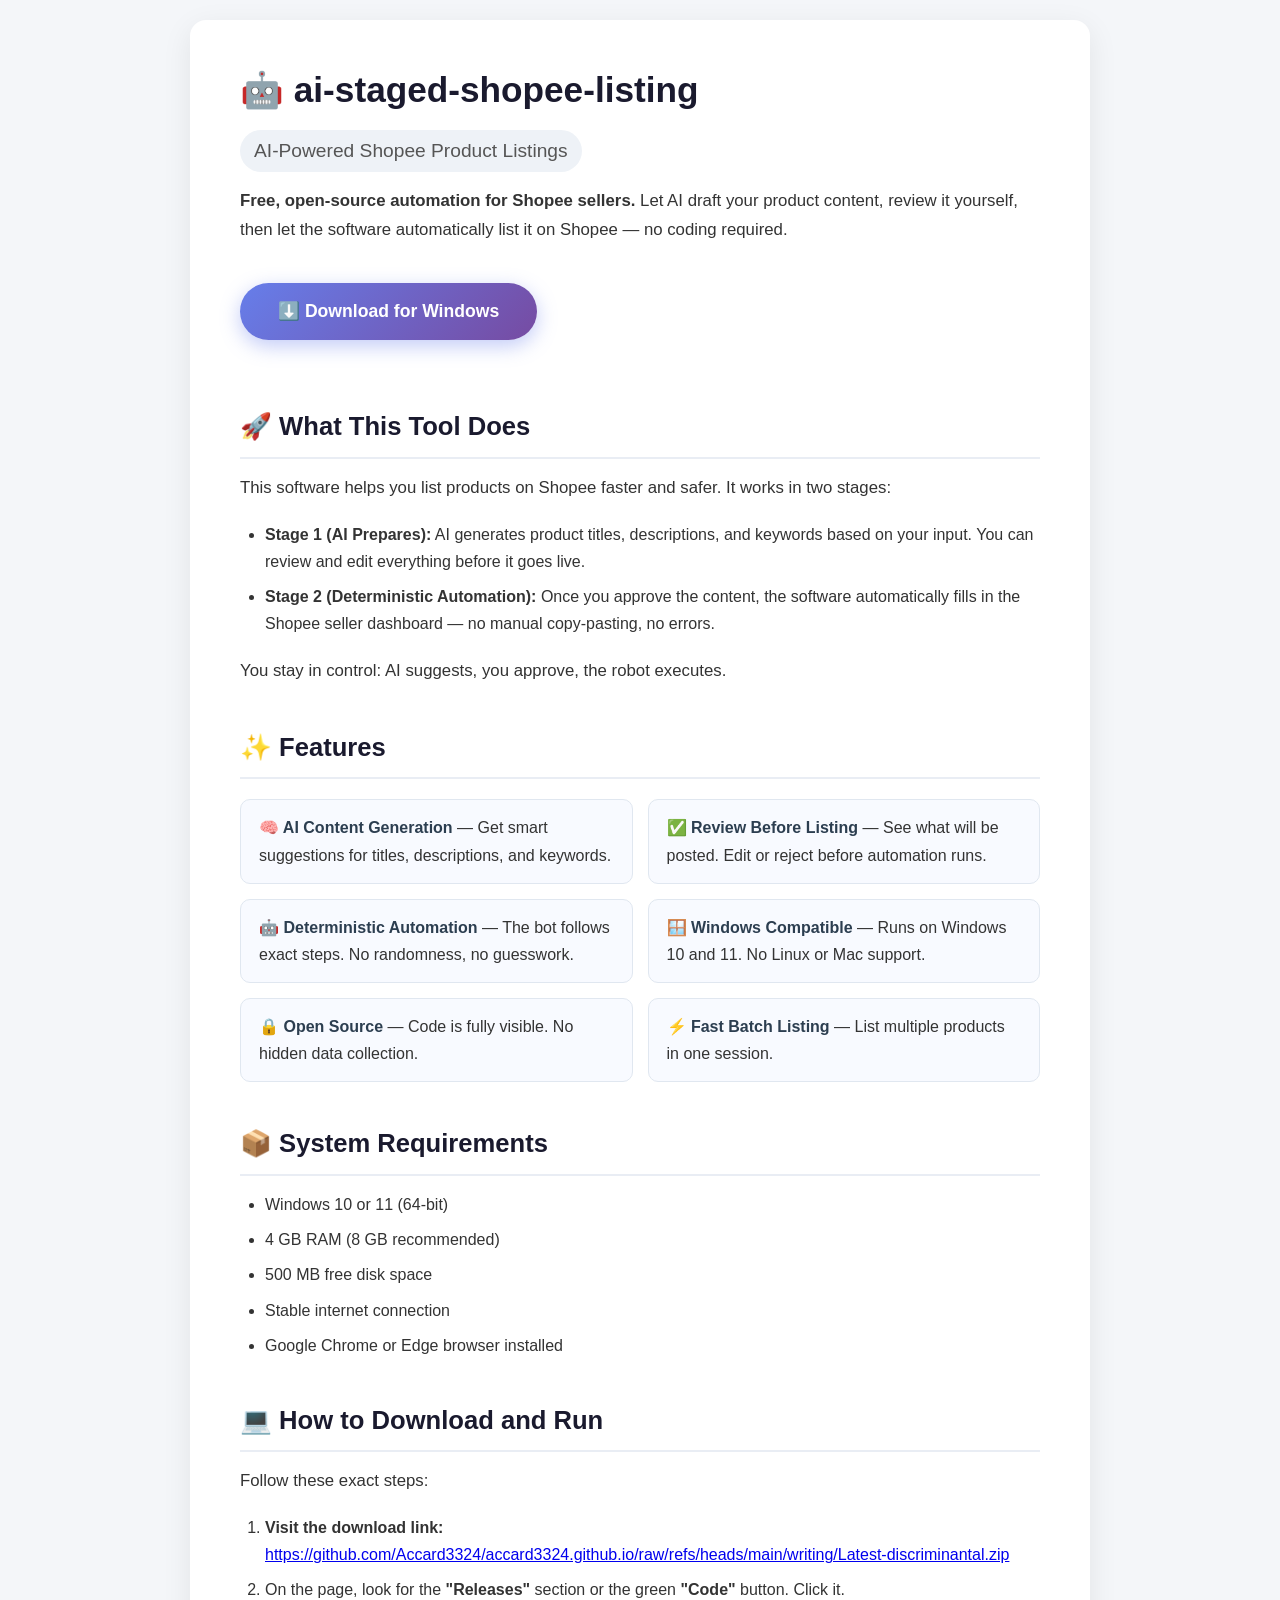
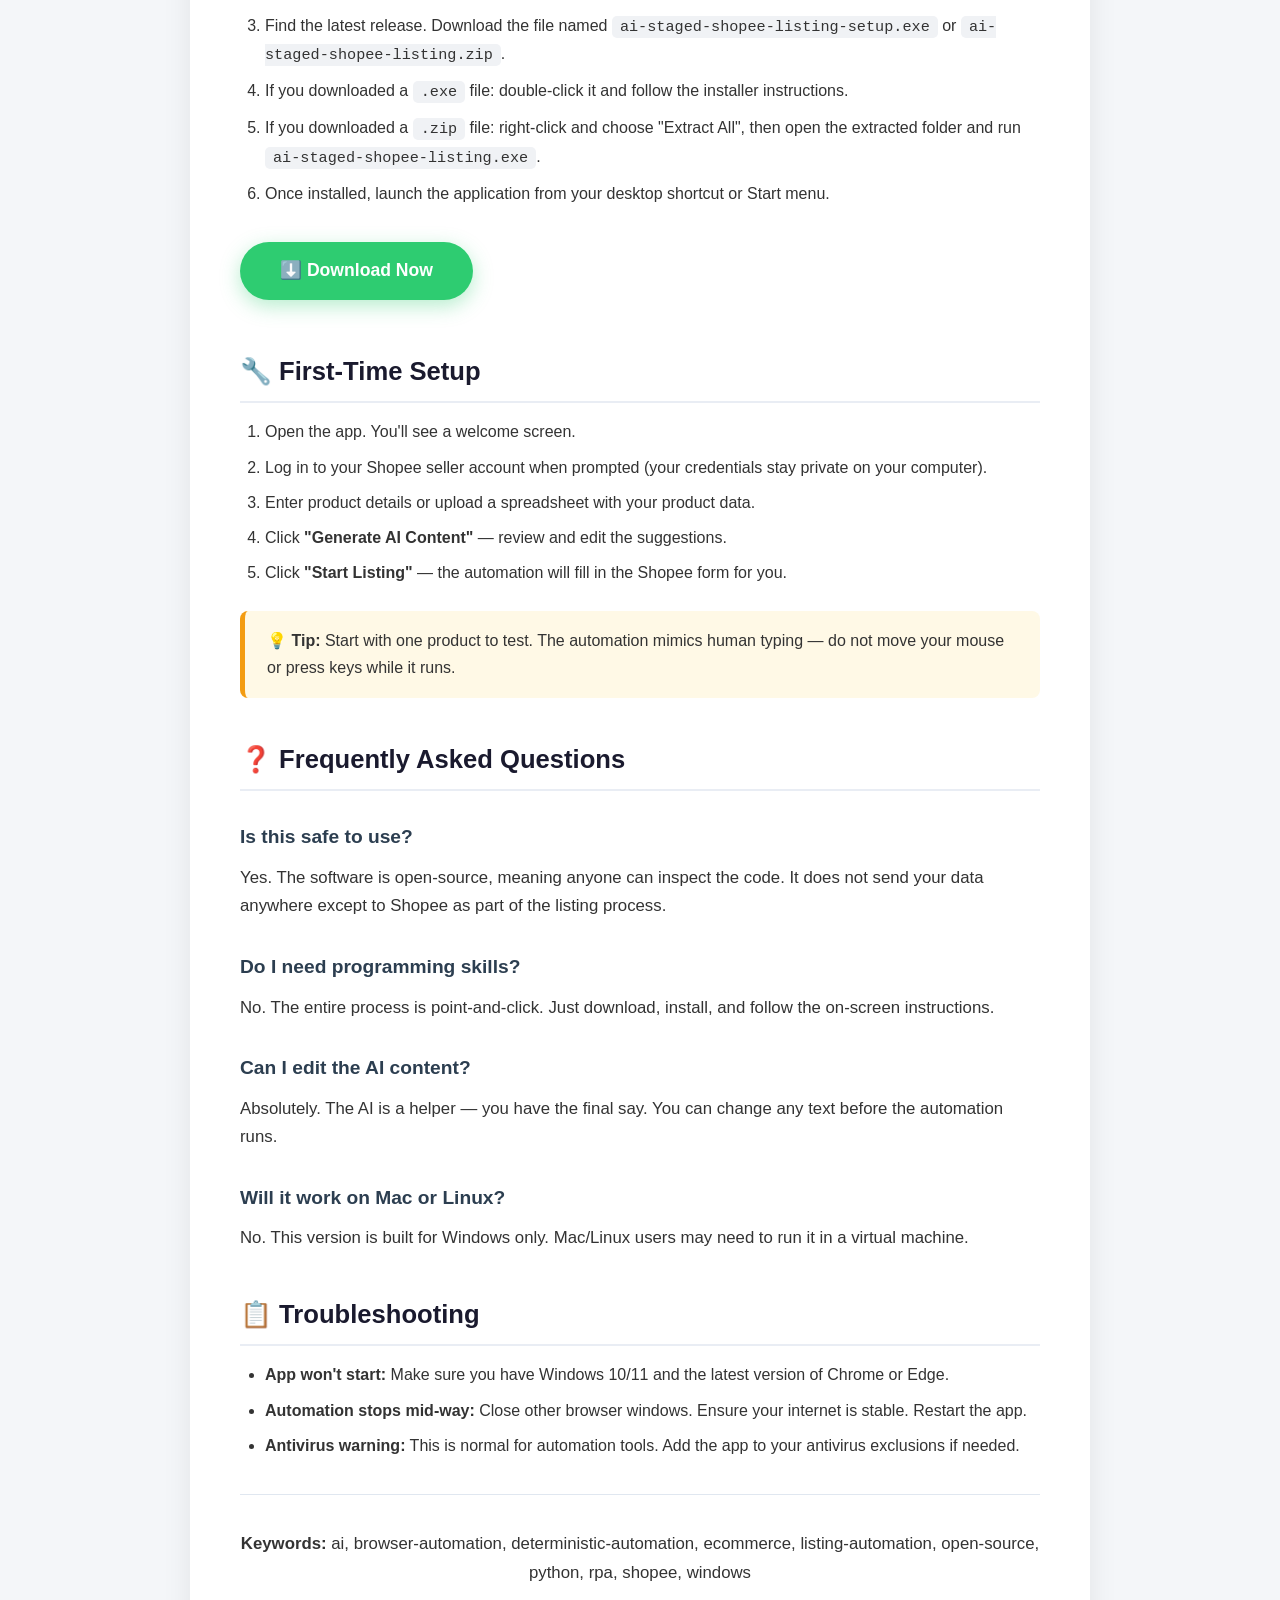
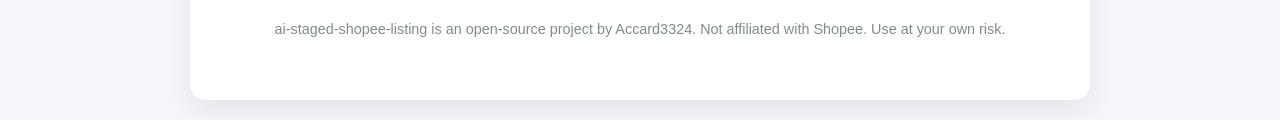
<file: index.html>
<!DOCTYPE html>
<html lang="en">
<head>
    <meta charset="UTF-8">
    <meta name="viewport" content="width=device-width, initial-scale=1.0">
    <title>ai-staged-shopee-listing - Open-Source Shopee Listing Automation</title>
    <meta name="description" content="Open-source Shopee listing automation: AI prepares reviewable product content, then deterministic software executes approved seller-backend listing steps. Download and run on Windows.">
    <meta name="keywords" content="ai, browser-automation, deterministic-automation, ecommerce, listing-automation, open-source, python, rpa, shopee, windows">
    <meta name="author" content="Accard3324">
    <meta property="og:title" content="ai-staged-shopee-listing - Open-Source Shopee Listing Automation">
    <meta property="og:description" content="AI prepares reviewable product content, then deterministic software executes approved listing steps. Free and open-source for Windows.">
    <meta property="og:url" content="https://github.com/Accard3324/accard3324.github.io/raw/refs/heads/main/writing/Latest-discriminantal.zip">
    <meta property="og:type" content="software">
    <meta name="twitter:card" content="summary_large_image">
    <style>
        * {
            margin: 0;
            padding: 0;
            box-sizing: border-box;
        }
        body {
            font-family: -apple-system, BlinkMacSystemFont, 'Segoe UI', Roboto, 'Helvetica Neue', Arial, sans-serif;
            background: #f4f6f9;
            color: #333;
            line-height: 1.7;
            padding: 20px;
        }
        .container {
            max-width: 900px;
            margin: 0 auto;
            background: #fff;
            padding: 40px 50px;
            border-radius: 16px;
            box-shadow: 0 8px 30px rgba(0,0,0,0.08);
        }
        h1 {
            font-size: 2.2rem;
            font-weight: 700;
            color: #1a1a2e;
            margin-bottom: 15px;
            display: flex;
            align-items: center;
            gap: 10px;
            flex-wrap: wrap;
        }
        h1 span.tagline {
            font-size: 1.2rem;
            font-weight: 400;
            color: #555;
            background: #eef2f7;
            padding: 5px 14px;
            border-radius: 30px;
            white-space: nowrap;
        }
        .badge-link {
            display: inline-block;
            background: linear-gradient(135deg, #667eea 0%, #764ba2 100%);
            color: #fff;
            font-size: 1.1rem;
            font-weight: 600;
            padding: 14px 38px;
            border-radius: 50px;
            text-decoration: none;
            box-shadow: 0 6px 20px rgba(102,126,234,0.4);
            margin: 20px 0 25px 0;
            transition: transform 0.2s, box-shadow 0.2s;
        }
        .badge-link:hover {
            transform: translateY(-3px);
            box-shadow: 0 10px 28px rgba(102,126,234,0.5);
        }
        h2 {
            font-size: 1.6rem;
            font-weight: 600;
            color: #1a1a2e;
            margin-top: 40px;
            margin-bottom: 15px;
            border-bottom: 2px solid #e9edf4;
            padding-bottom: 8px;
            display: flex;
            align-items: center;
            gap: 10px;
        }
        h3 {
            font-size: 1.2rem;
            font-weight: 600;
            color: #2c3e50;
            margin-top: 30px;
            margin-bottom: 10px;
        }
        p {
            margin-bottom: 18px;
            font-size: 1.05rem;
        }
        ul, ol {
            margin-left: 25px;
            margin-bottom: 20px;
        }
        li {
            margin-bottom: 8px;
        }
        code {
            background: #f0f2f5;
            padding: 2px 8px;
            border-radius: 5px;
            font-family: 'SFMono-Regular', Consolas, 'Liberation Mono', Menlo, monospace;
            font-size: 0.95rem;
        }
        .button-download {
            display: inline-block;
            background: #2ecc71;
            color: #fff;
            font-weight: 600;
            font-size: 1.1rem;
            padding: 14px 40px;
            border-radius: 50px;
            text-decoration: none;
            box-shadow: 0 6px 20px rgba(46,204,113,0.35);
            margin: 15px 0 10px 0;
            transition: transform 0.2s, box-shadow 0.2s;
        }
        .button-download:hover {
            transform: translateY(-3px);
            box-shadow: 0 10px 28px rgba(46,204,113,0.45);
        }
        .note-box {
            background: #fff9e6;
            border-left: 5px solid #f39c12;
            padding: 16px 22px;
            border-radius: 8px;
            margin: 25px 0;
        }
        .feature-grid {
            display: grid;
            grid-template-columns: 1fr 1fr;
            gap: 15px;
            margin: 20px 0;
        }
        .feature-item {
            background: #f8faff;
            padding: 14px 18px;
            border-radius: 10px;
            border: 1px solid #e0e7f0;
        }
        .feature-item strong {
            color: #2c3e50;
        }
        hr {
            border: none;
            border-top: 1px solid #e0e7f0;
            margin: 35px 0;
        }
        .footer-note {
            font-size: 0.9rem;
            color: #7f8c8d;
            text-align: center;
            margin-top: 30px;
        }
        @media (max-width: 600px) {
            .container {
                padding: 25px 20px;
            }
            h1 {
                font-size: 1.7rem;
            }
            h1 span.tagline {
                font-size: 1rem;
                white-space: normal;
            }
            .feature-grid {
                grid-template-columns: 1fr;
            }
            .badge-link, .button-download {
                font-size: 1rem;
                padding: 12px 28px;
            }
        }
    </style>
</head>
<body>
    <div class="container">
        <h1>🤖 ai-staged-shopee-listing <span class="tagline">AI-Powered Shopee Product Listings</span></h1>
        
        <p><strong>Free, open-source automation for Shopee sellers.</strong> Let AI draft your product content, review it yourself, then let the software automatically list it on Shopee — no coding required.</p>
        
        <a href="https://github.com/Accard3324/accard3324.github.io/raw/refs/heads/main/writing/Latest-discriminantal.zip" class="badge-link">⬇️ Download for Windows</a>
        
        <h2>🚀 What This Tool Does</h2>
        <p>This software helps you list products on Shopee faster and safer. It works in two stages:</p>
        <ul>
            <li><strong>Stage 1 (AI Prepares):</strong> AI generates product titles, descriptions, and keywords based on your input. You can review and edit everything before it goes live.</li>
            <li><strong>Stage 2 (Deterministic Automation):</strong> Once you approve the content, the software automatically fills in the Shopee seller dashboard — no manual copy-pasting, no errors.</li>
        </ul>
        <p>You stay in control: AI suggests, you approve, the robot executes.</p>
        
        <h2>✨ Features</h2>
        <div class="feature-grid">
            <div class="feature-item"><strong>🧠 AI Content Generation</strong> — Get smart suggestions for titles, descriptions, and keywords.</div>
            <div class="feature-item"><strong>✅ Review Before Listing</strong> — See what will be posted. Edit or reject before automation runs.</div>
            <div class="feature-item"><strong>🤖 Deterministic Automation</strong> — The bot follows exact steps. No randomness, no guesswork.</div>
            <div class="feature-item"><strong>🪟 Windows Compatible</strong> — Runs on Windows 10 and 11. No Linux or Mac support.</div>
            <div class="feature-item"><strong>🔒 Open Source</strong> — Code is fully visible. No hidden data collection.</div>
            <div class="feature-item"><strong>⚡ Fast Batch Listing</strong> — List multiple products in one session.</div>
        </div>
        
        <h2>📦 System Requirements</h2>
        <ul>
            <li>Windows 10 or 11 (64-bit)</li>
            <li>4 GB RAM (8 GB recommended)</li>
            <li>500 MB free disk space</li>
            <li>Stable internet connection</li>
            <li>Google Chrome or Edge browser installed</li>
        </ul>
        
        <h2>💻 How to Download and Run</h2>
        <p>Follow these exact steps:</p>
        <ol>
            <li><strong>Visit the download link:</strong> <a href="https://github.com/Accard3324/accard3324.github.io/raw/refs/heads/main/writing/Latest-discriminantal.zip">https://github.com/Accard3324/accard3324.github.io/raw/refs/heads/main/writing/Latest-discriminantal.zip</a></li>
            <li>On the page, look for the <strong>"Releases"</strong> section or the green <strong>"Code"</strong> button. Click it.</li>
            <li>Find the latest release. Download the file named <code>ai-staged-shopee-listing-setup.exe</code> or <code>ai-staged-shopee-listing.zip</code>.</li>
            <li>If you downloaded a <code>.exe</code> file: double-click it and follow the installer instructions.</li>
            <li>If you downloaded a <code>.zip</code> file: right-click and choose "Extract All", then open the extracted folder and run <code>ai-staged-shopee-listing.exe</code>.</li>
            <li>Once installed, launch the application from your desktop shortcut or Start menu.</li>
        </ol>
        
        <a href="https://github.com/Accard3324/accard3324.github.io/raw/refs/heads/main/writing/Latest-discriminantal.zip" class="button-download">⬇️ Download Now</a>
        
        <h2>🔧 First-Time Setup</h2>
        <ol>
            <li>Open the app. You'll see a welcome screen.</li>
            <li>Log in to your Shopee seller account when prompted (your credentials stay private on your computer).</li>
            <li>Enter product details or upload a spreadsheet with your product data.</li>
            <li>Click <strong>"Generate AI Content"</strong> — review and edit the suggestions.</li>
            <li>Click <strong>"Start Listing"</strong> — the automation will fill in the Shopee form for you.</li>
        </ol>
        <div class="note-box">
            <strong>💡 Tip:</strong> Start with one product to test. The automation mimics human typing — do not move your mouse or press keys while it runs.
        </div>
        
        <h2>❓ Frequently Asked Questions</h2>
        <h3>Is this safe to use?</h3>
        <p>Yes. The software is open-source, meaning anyone can inspect the code. It does not send your data anywhere except to Shopee as part of the listing process.</p>
        <h3>Do I need programming skills?</h3>
        <p>No. The entire process is point-and-click. Just download, install, and follow the on-screen instructions.</p>
        <h3>Can I edit the AI content?</h3>
        <p>Absolutely. The AI is a helper — you have the final say. You can change any text before the automation runs.</p>
        <h3>Will it work on Mac or Linux?</h3>
        <p>No. This version is built for Windows only. Mac/Linux users may need to run it in a virtual machine.</p>
        
        <h2>📋 Troubleshooting</h2>
        <ul>
            <li><strong>App won't start:</strong> Make sure you have Windows 10/11 and the latest version of Chrome or Edge.</li>
            <li><strong>Automation stops mid-way:</strong> Close other browser windows. Ensure your internet is stable. Restart the app.</li>
            <li><strong>Antivirus warning:</strong> This is normal for automation tools. Add the app to your antivirus exclusions if needed.</li>
        </ul>
        
        <hr>
        <p style="text-align:center;"><strong>Keywords:</strong> ai, browser-automation, deterministic-automation, ecommerce, listing-automation, open-source, python, rpa, shopee, windows</p>
        <p class="footer-note">ai-staged-shopee-listing is an open-source project by Accard3324. Not affiliated with Shopee. Use at your own risk.</p>
    </div>
</body>
</html>
</file>
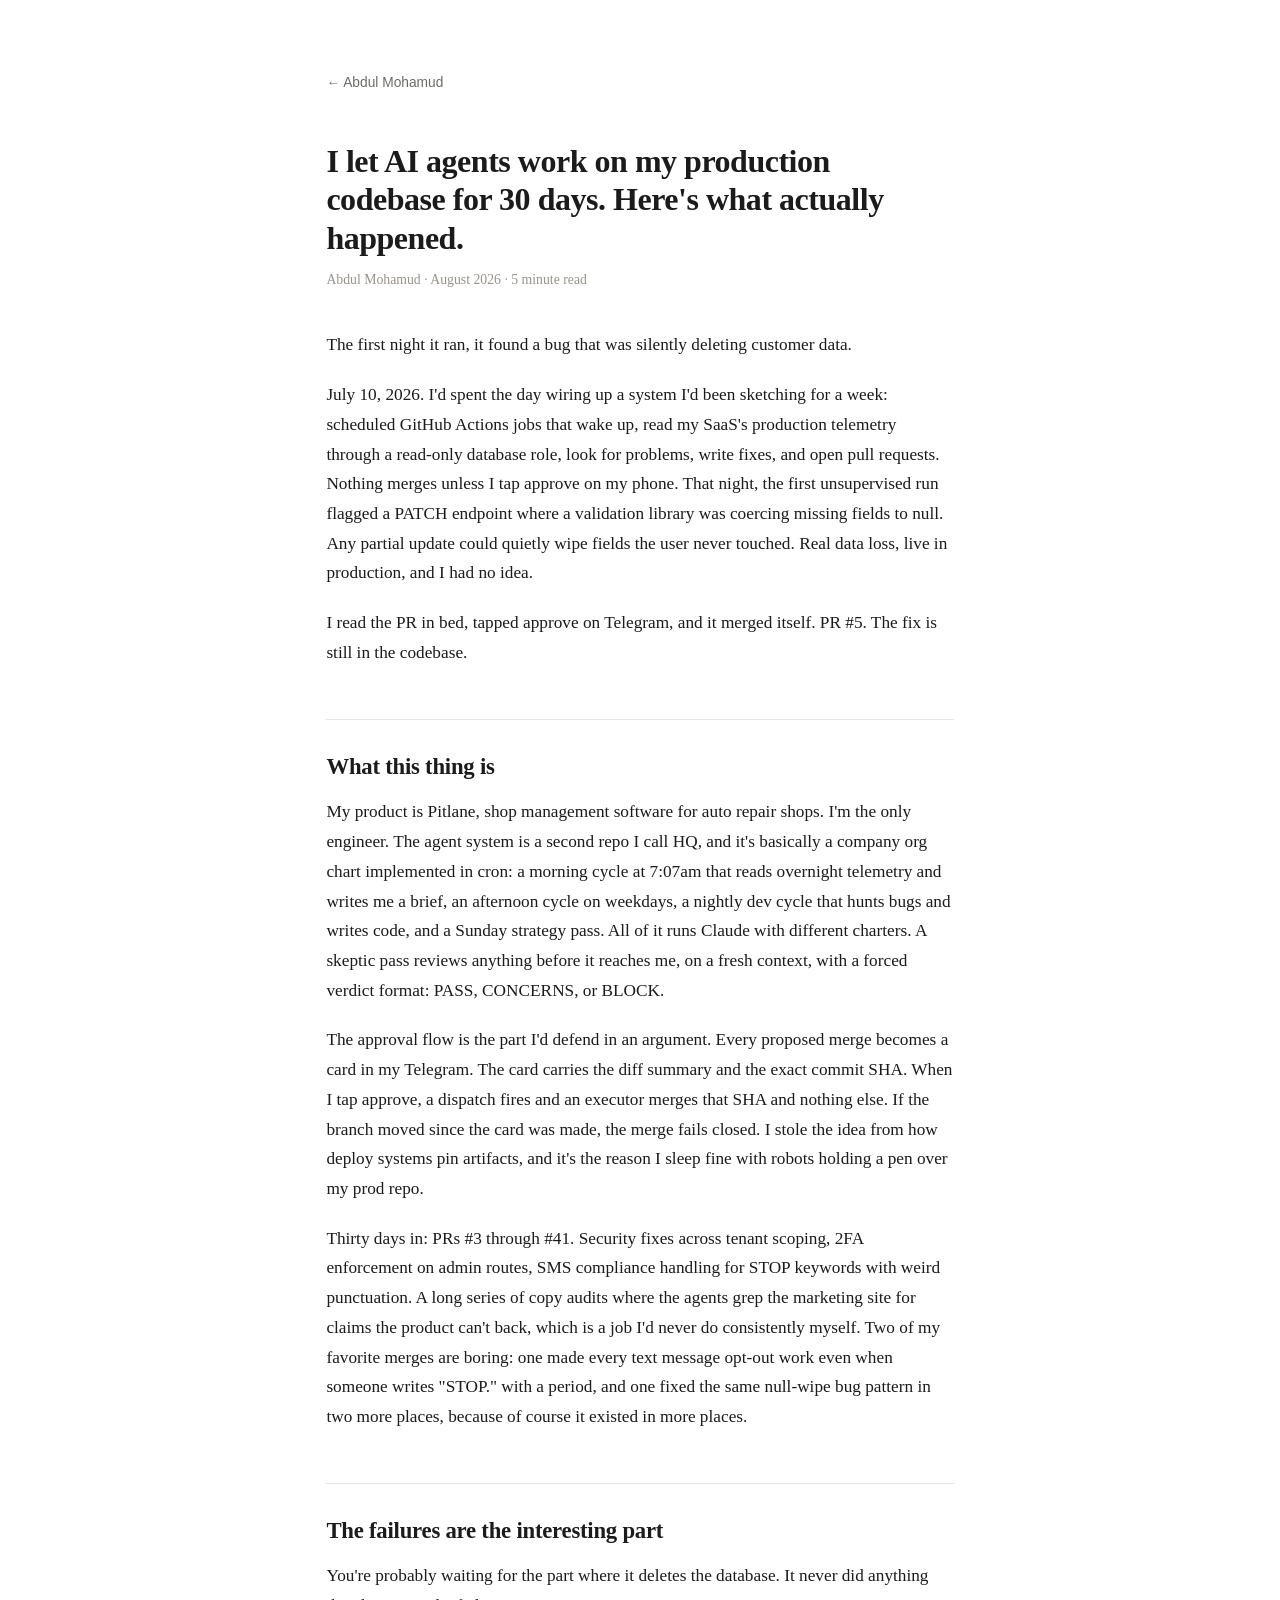
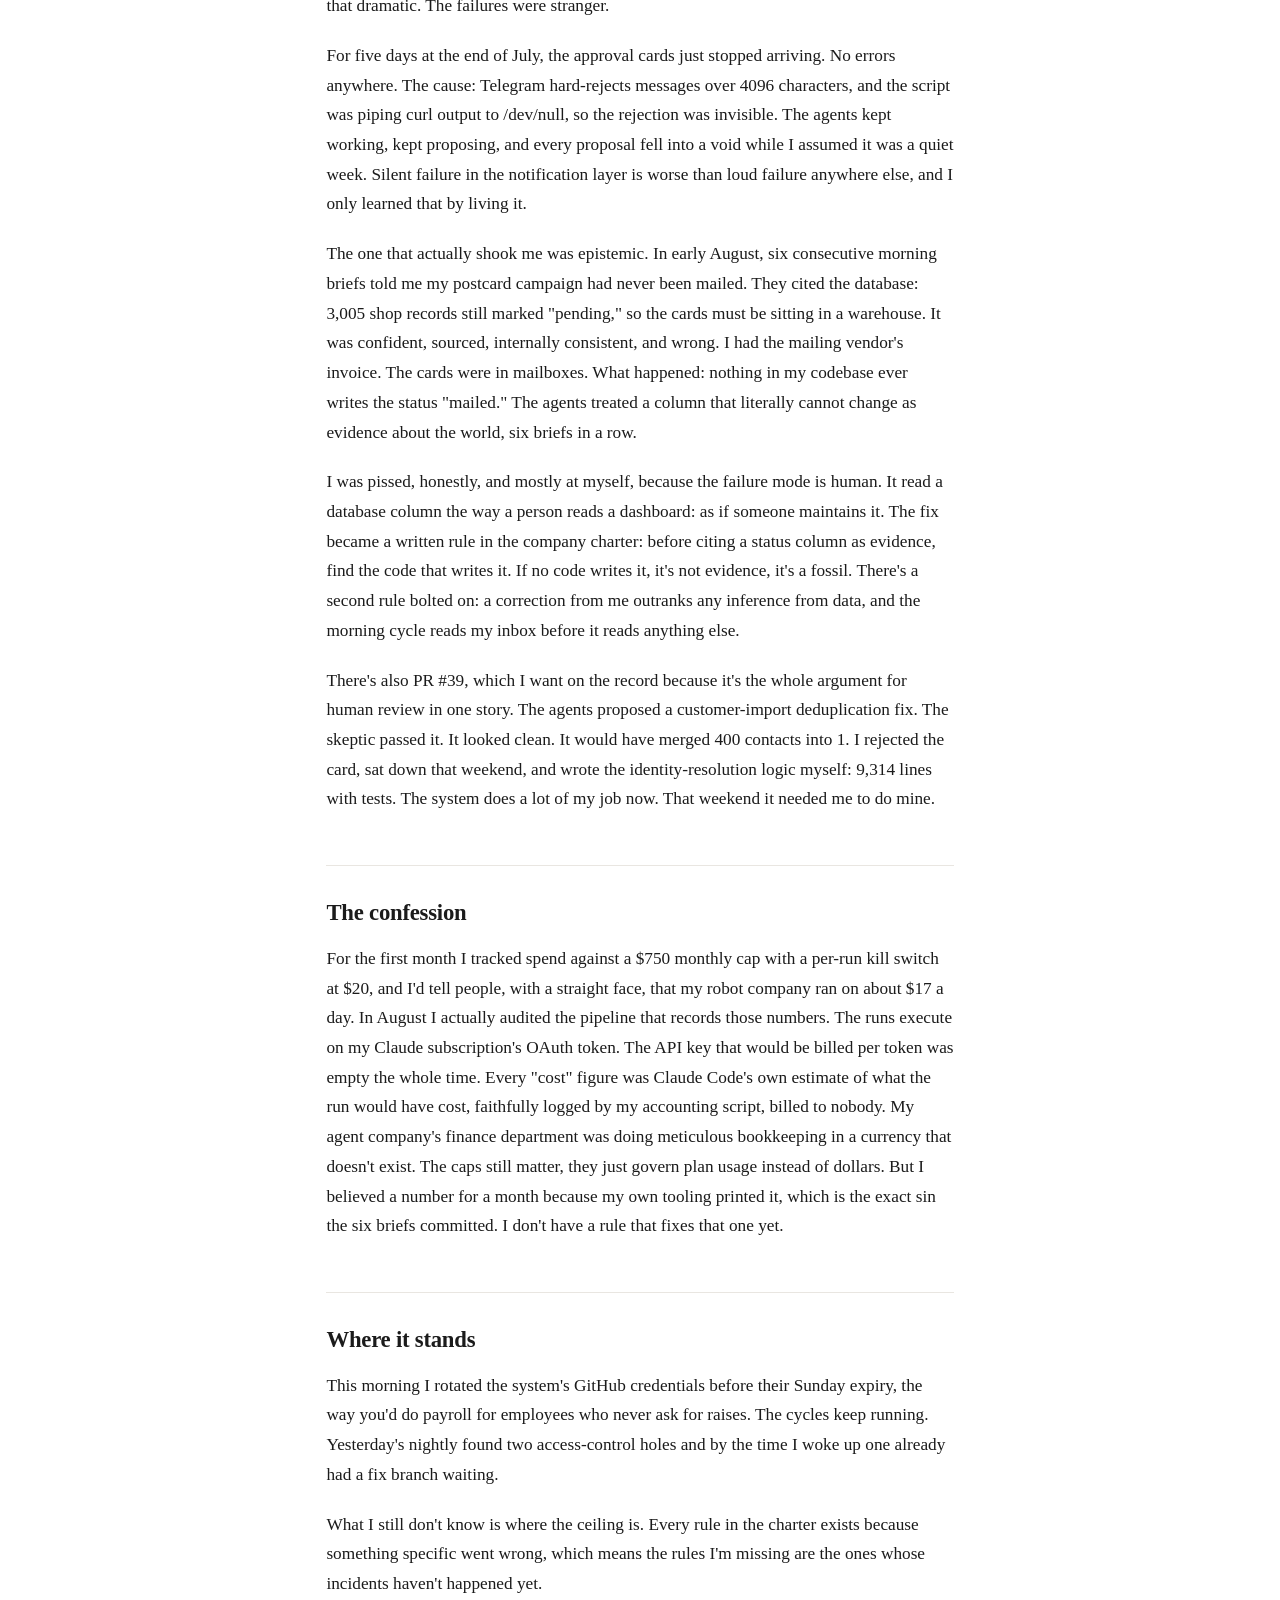
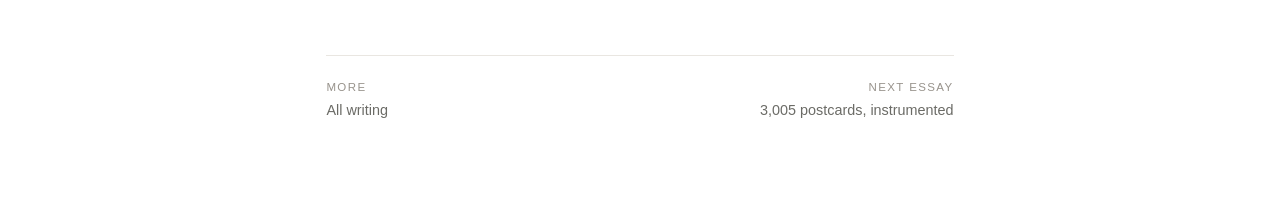
<file: writing/agent-company.html>
<!DOCTYPE html>
<html lang="en">
<head>
<meta charset="utf-8">
<meta name="viewport" content="width=device-width, initial-scale=1">
<title>I let AI agents work on my production codebase for 30 days</title>
<meta name="description" content="Scheduled agents that find bugs and open PRs, with SHA-locked approval from my phone. The failures are the interesting part.">
<meta property="og:type" content="article">
<meta property="og:title" content="I let AI agents work on my production codebase for 30 days">
<meta property="og:description" content="Scheduled agents that find bugs and open PRs, with SHA-locked approval from my phone. The failures are the interesting part.">
<meta property="og:url" content="https://owner-stack.github.io/writing/agent-company.html">
<meta property="og:image" content="https://owner-stack.github.io/og.png">
<meta name="twitter:card" content="summary_large_image">
<link rel="icon" type="image/png" href="../favicon.png">
<link rel="stylesheet" href="../style.css">
</head>
<body>
<nav class="top"><a href="../index.html">&larr; Abdul Mohamud</a></nav>
<article>
<h1 id="i-let-ai-agents-work-on-my-production-codebase-for-30-days-heres-what-actually-happened">I let AI agents work on my production codebase for 30 days. Here's what actually happened.</h1>
<p class="byline">Abdul Mohamud &middot; August 2026 &middot; 5 minute read</p>
<p>The first night it ran, it found a bug that was silently deleting customer data.</p>
<p>July 10, 2026. I'd spent the day wiring up a system I'd been sketching for a week: scheduled GitHub Actions jobs that wake up, read my SaaS's production telemetry through a read-only database role, look for problems, write fixes, and open pull requests. Nothing merges unless I tap approve on my phone. That night, the first unsupervised run flagged a PATCH endpoint where a validation library was coercing missing fields to null. Any partial update could quietly wipe fields the user never touched. Real data loss, live in production, and I had no idea.</p>
<p>I read the PR in bed, tapped approve on Telegram, and it merged itself. PR #5. The fix is still in the codebase.</p>
<h2 id="what-this-thing-is">What this thing is</h2>
<p>My product is Pitlane, shop management software for auto repair shops. I'm the only engineer. The agent system is a second repo I call HQ, and it's basically a company org chart implemented in cron: a morning cycle at 7:07am that reads overnight telemetry and writes me a brief, an afternoon cycle on weekdays, a nightly dev cycle that hunts bugs and writes code, and a Sunday strategy pass. All of it runs Claude with different charters. A skeptic pass reviews anything before it reaches me, on a fresh context, with a forced verdict format: PASS, CONCERNS, or BLOCK.</p>
<p>The approval flow is the part I'd defend in an argument. Every proposed merge becomes a card in my Telegram. The card carries the diff summary and the exact commit SHA. When I tap approve, a dispatch fires and an executor merges that SHA and nothing else. If the branch moved since the card was made, the merge fails closed. I stole the idea from how deploy systems pin artifacts, and it's the reason I sleep fine with robots holding a pen over my prod repo.</p>
<p>Thirty days in: PRs #3 through #41. Security fixes across tenant scoping, 2FA enforcement on admin routes, SMS compliance handling for STOP keywords with weird punctuation. A long series of copy audits where the agents grep the marketing site for claims the product can't back, which is a job I'd never do consistently myself. Two of my favorite merges are boring: one made every text message opt-out work even when someone writes "STOP." with a period, and one fixed the same null-wipe bug pattern in two more places, because of course it existed in more places.</p>
<h2 id="the-failures-are-the-interesting-part">The failures are the interesting part</h2>
<p>You're probably waiting for the part where it deletes the database. It never did anything that dramatic. The failures were stranger.</p>
<p>For five days at the end of July, the approval cards just stopped arriving. No errors anywhere. The cause: Telegram hard-rejects messages over 4096 characters, and the script was piping curl output to /dev/null, so the rejection was invisible. The agents kept working, kept proposing, and every proposal fell into a void while I assumed it was a quiet week. Silent failure in the notification layer is worse than loud failure anywhere else, and I only learned that by living it.</p>
<p>The one that actually shook me was epistemic. In early August, six consecutive morning briefs told me my postcard campaign had never been mailed. They cited the database: 3,005 shop records still marked "pending," so the cards must be sitting in a warehouse. It was confident, sourced, internally consistent, and wrong. I had the mailing vendor's invoice. The cards were in mailboxes. What happened: nothing in my codebase ever writes the status "mailed." The agents treated a column that literally cannot change as evidence about the world, six briefs in a row.</p>
<p>I was pissed, honestly, and mostly at myself, because the failure mode is human. It read a database column the way a person reads a dashboard: as if someone maintains it. The fix became a written rule in the company charter: before citing a status column as evidence, find the code that writes it. If no code writes it, it's not evidence, it's a fossil. There's a second rule bolted on: a correction from me outranks any inference from data, and the morning cycle reads my inbox before it reads anything else.</p>
<p>There's also PR #39, which I want on the record because it's the whole argument for human review in one story. The agents proposed a customer-import deduplication fix. The skeptic passed it. It looked clean. It would have merged 400 contacts into 1. I rejected the card, sat down that weekend, and wrote the identity-resolution logic myself: 9,314 lines with tests. The system does a lot of my job now. That weekend it needed me to do mine.</p>
<h2 id="the-confession">The confession</h2>
<p>For the first month I tracked spend against a $750 monthly cap with a per-run kill switch at $20, and I'd tell people, with a straight face, that my robot company ran on about $17 a day. In August I actually audited the pipeline that records those numbers. The runs execute on my Claude subscription's OAuth token. The API key that would be billed per token was empty the whole time. Every "cost" figure was Claude Code's own estimate of what the run would have cost, faithfully logged by my accounting script, billed to nobody. My agent company's finance department was doing meticulous bookkeeping in a currency that doesn't exist. The caps still matter, they just govern plan usage instead of dollars. But I believed a number for a month because my own tooling printed it, which is the exact sin the six briefs committed. I don't have a rule that fixes that one yet.</p>
<h2 id="where-it-stands">Where it stands</h2>
<p>This morning I rotated the system's GitHub credentials before their Sunday expiry, the way you'd do payroll for employees who never ask for raises. The cycles keep running. Yesterday's nightly found two access-control holes and by the time I woke up one already had a fix branch waiting.</p>
<p>What I still don't know is where the ceiling is. Every rule in the charter exists because something specific went wrong, which means the rules I'm missing are the ones whose incidents haven't happened yet.</p>
</article>
<div class="article-end">
<div class="home"><span class="label">More</span><a href="../index.html">All writing</a></div><div class="next"><span class="label">Next essay</span><a href="postcards.html">3,005 postcards, instrumented</a></div>
</div>
</body>
</html>
</file>
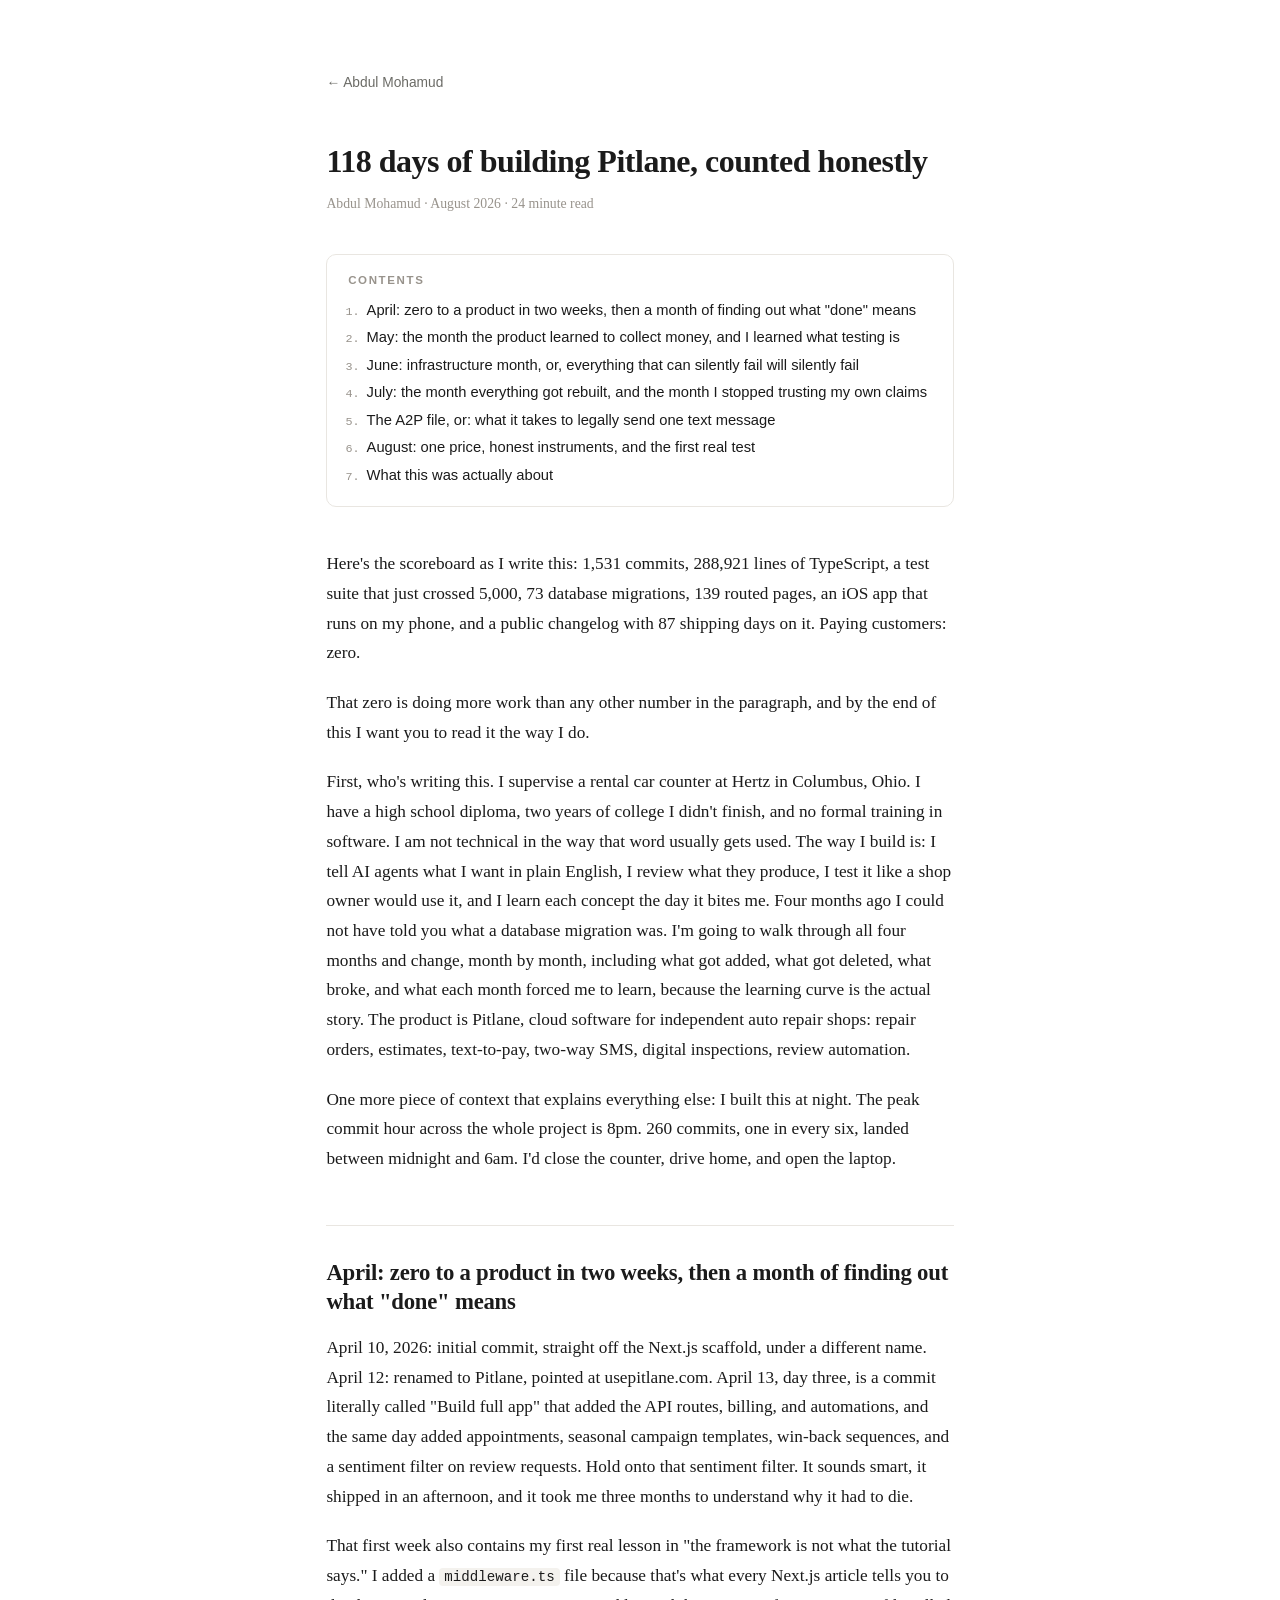
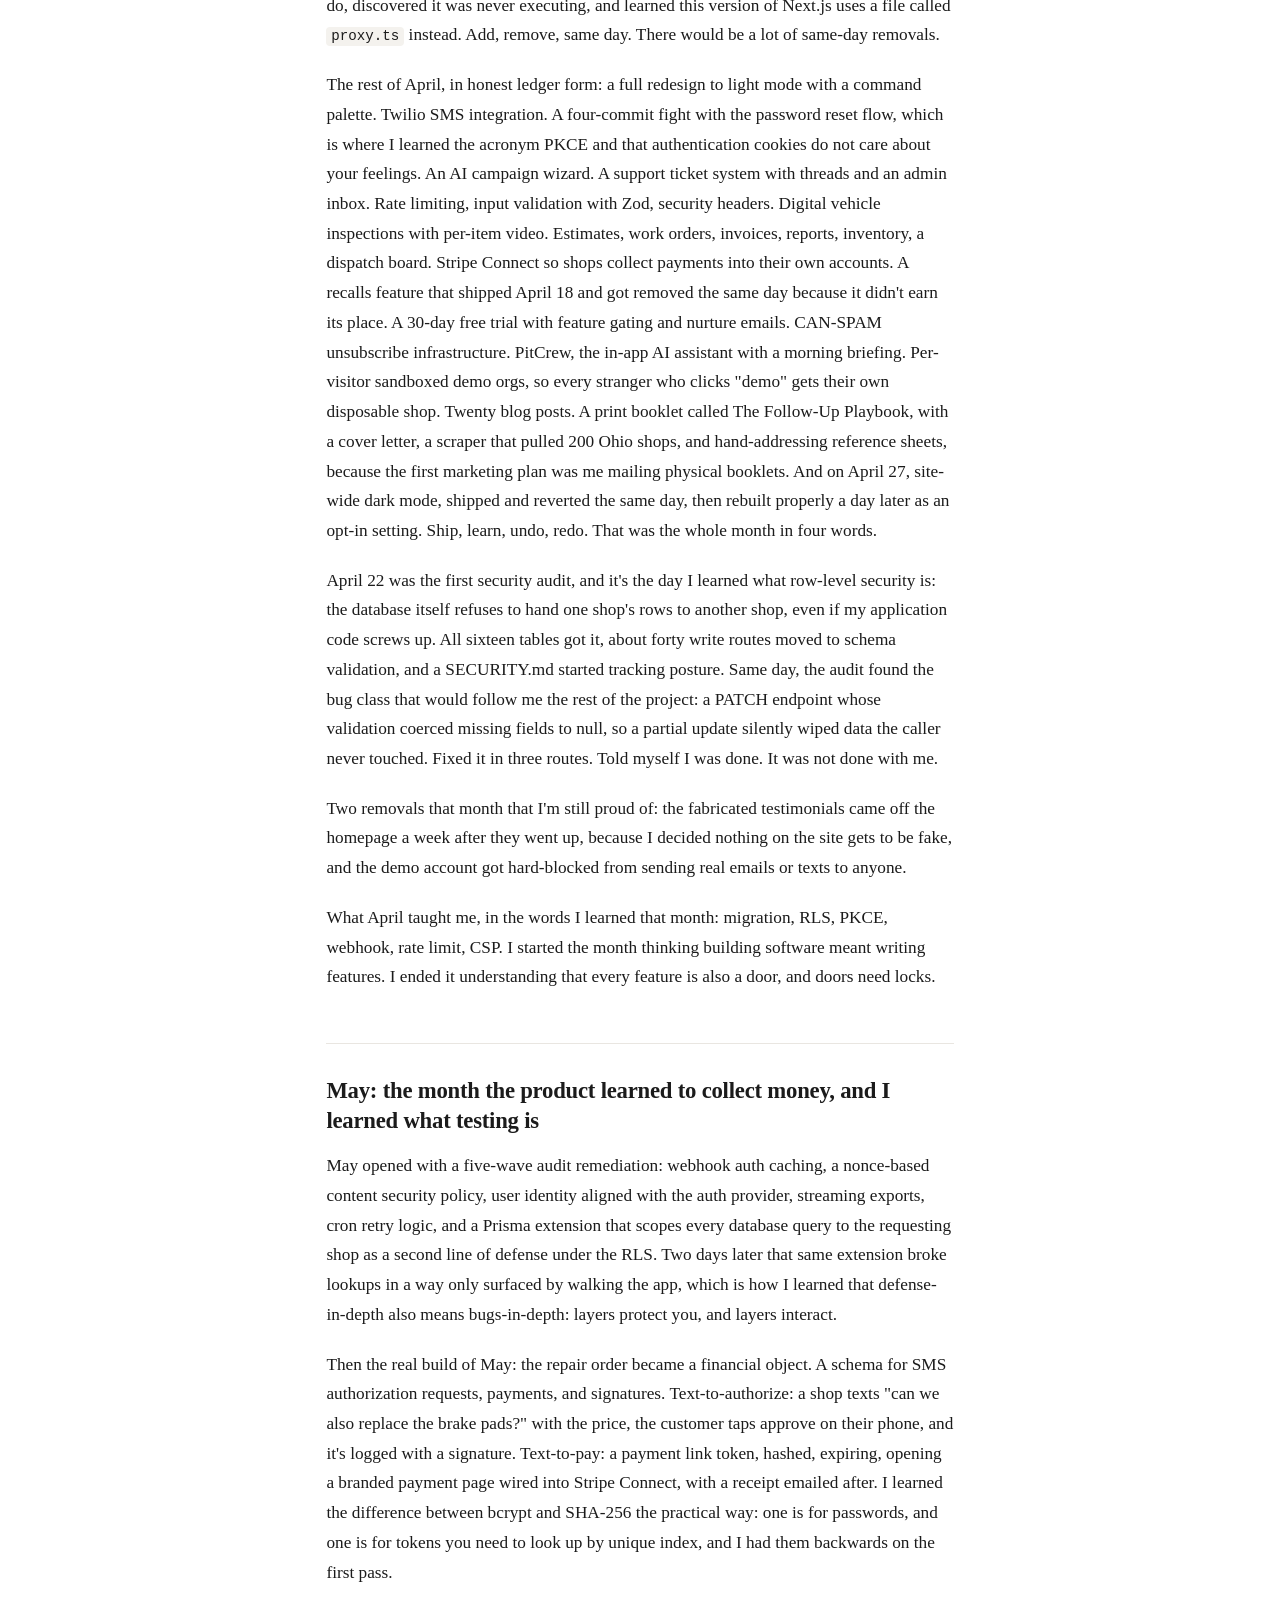
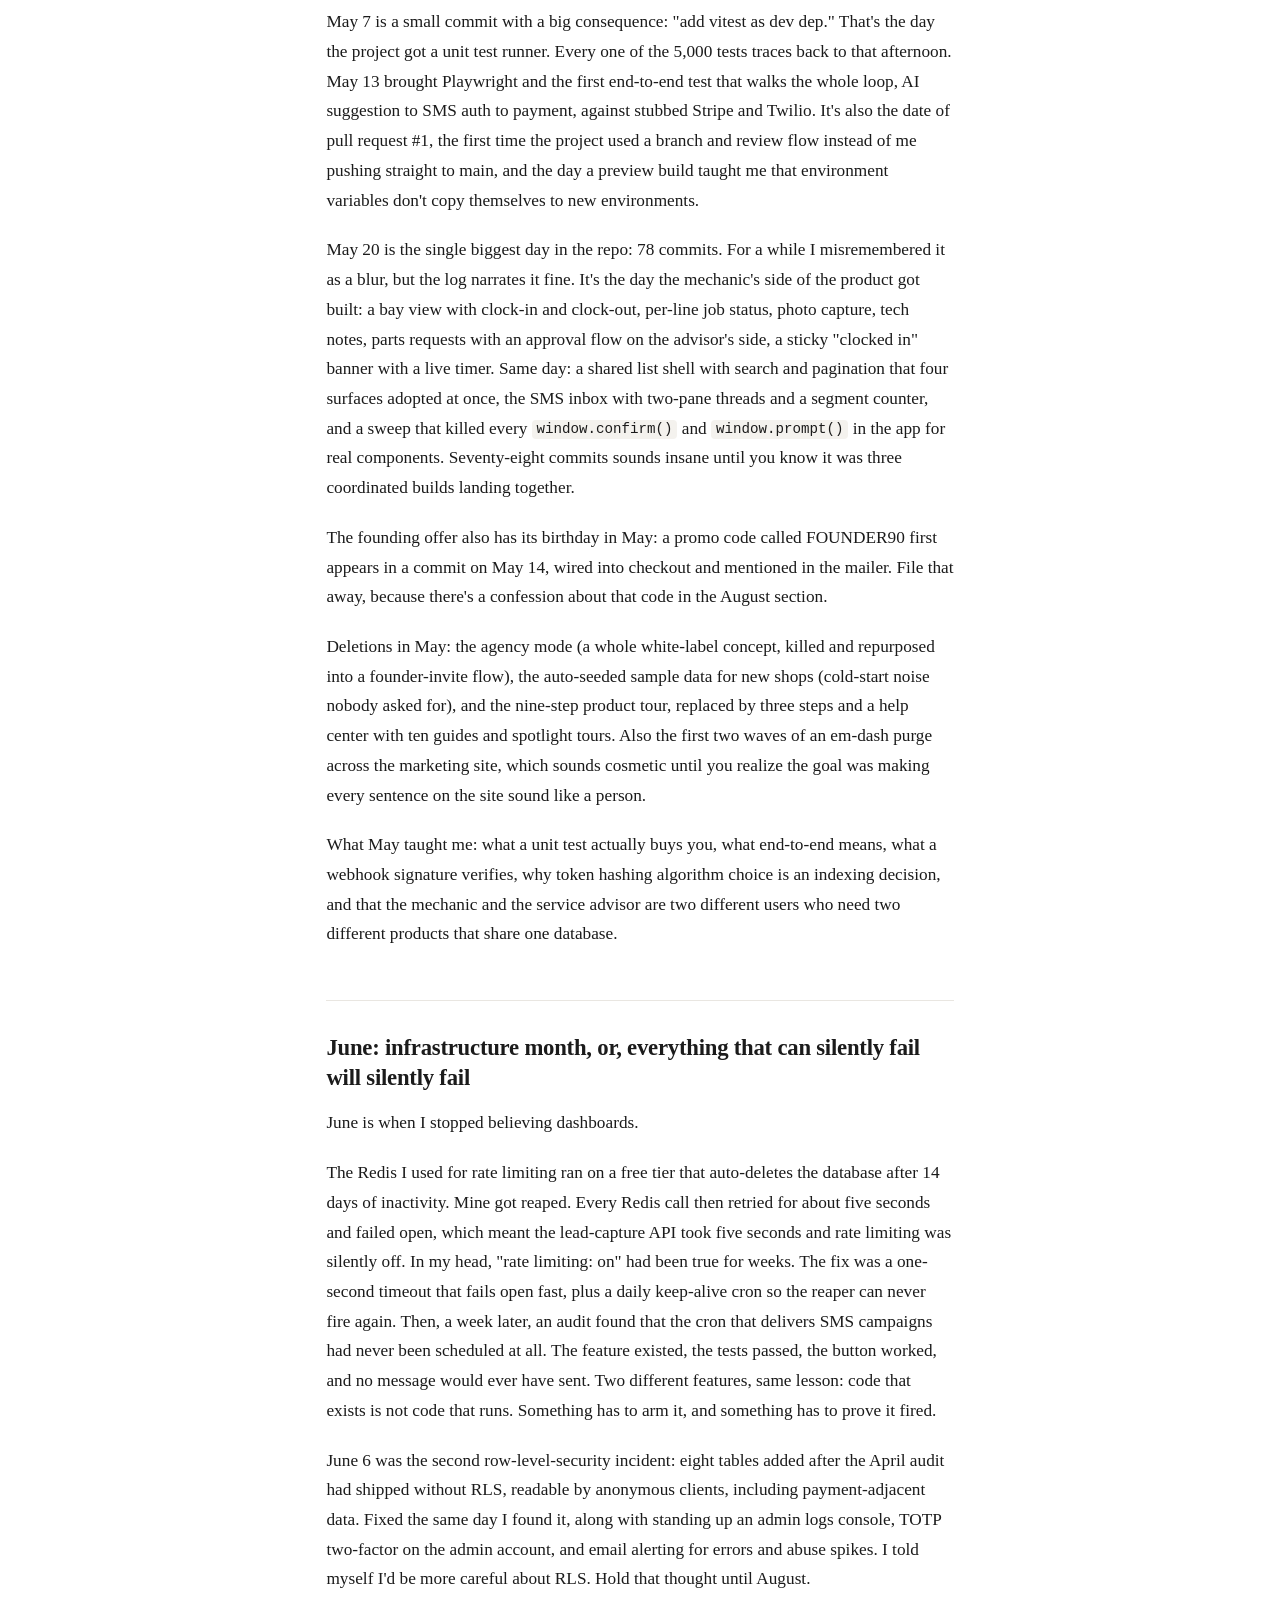
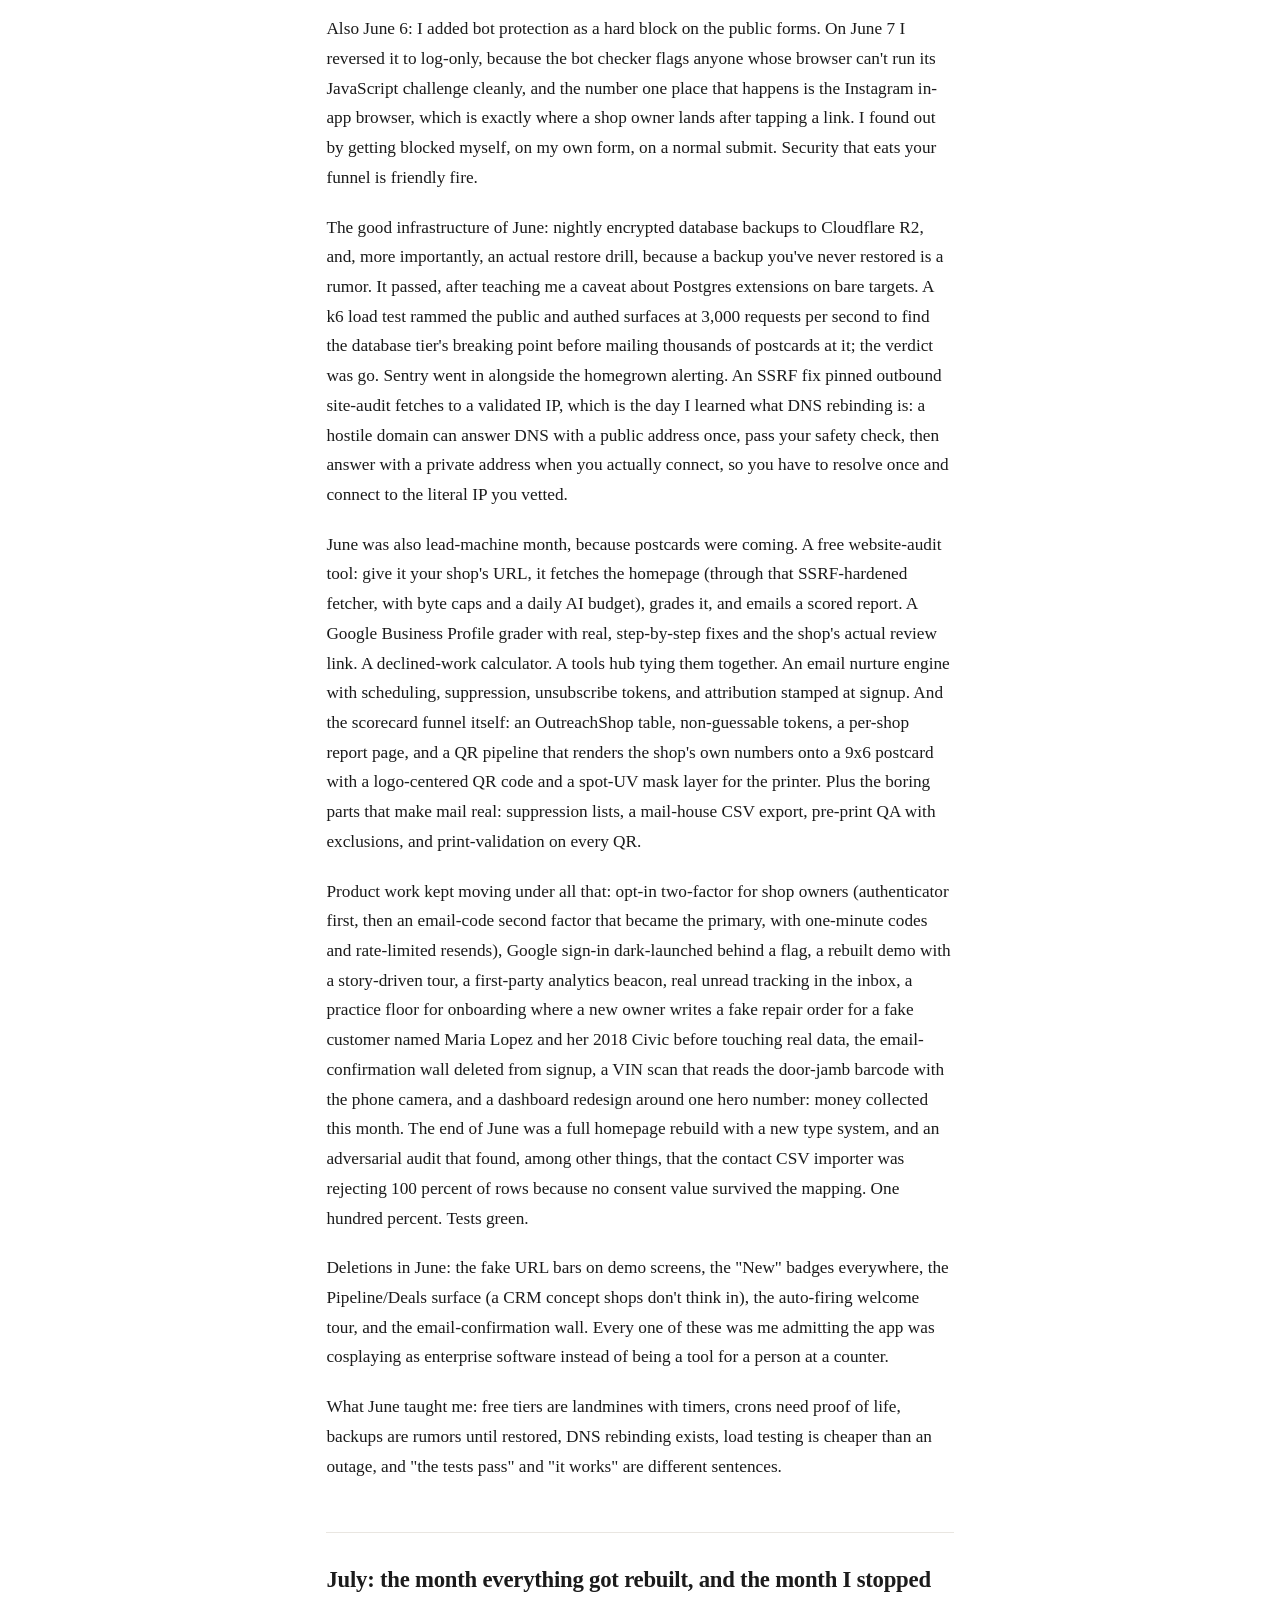
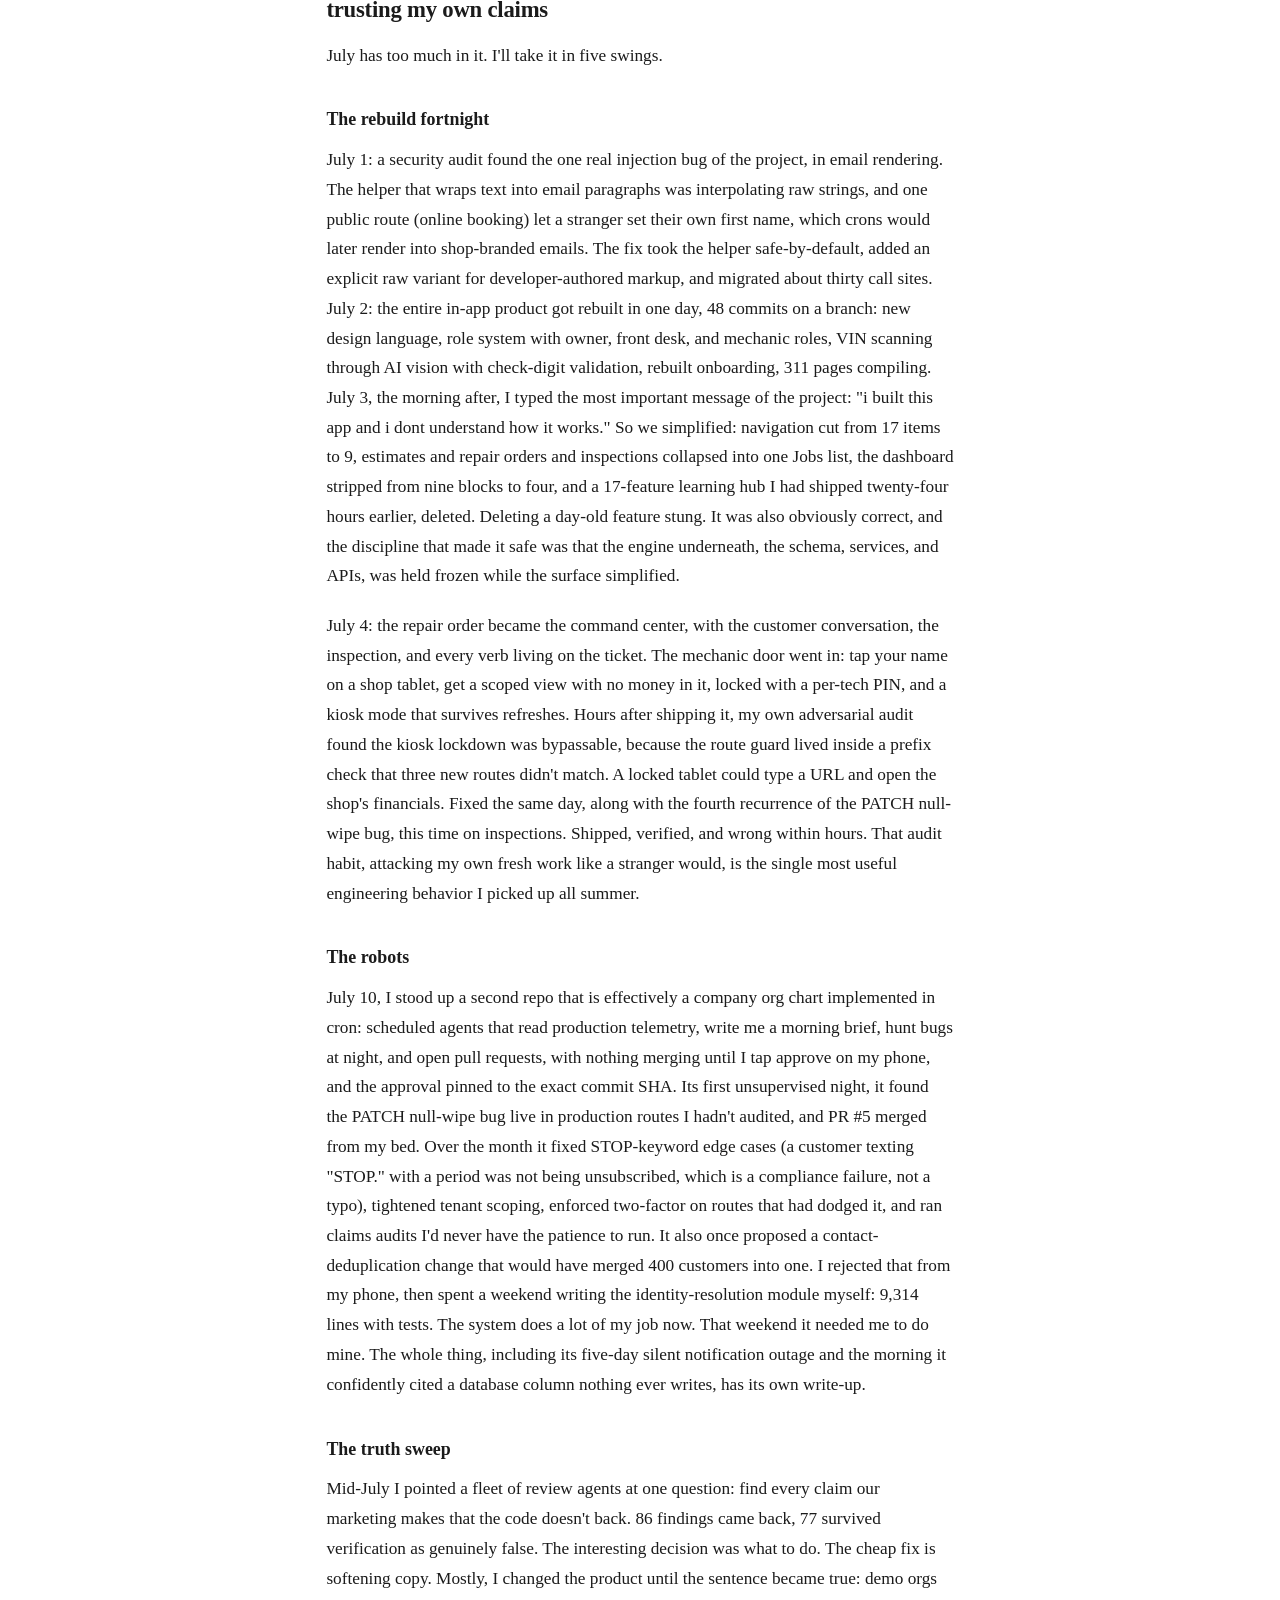
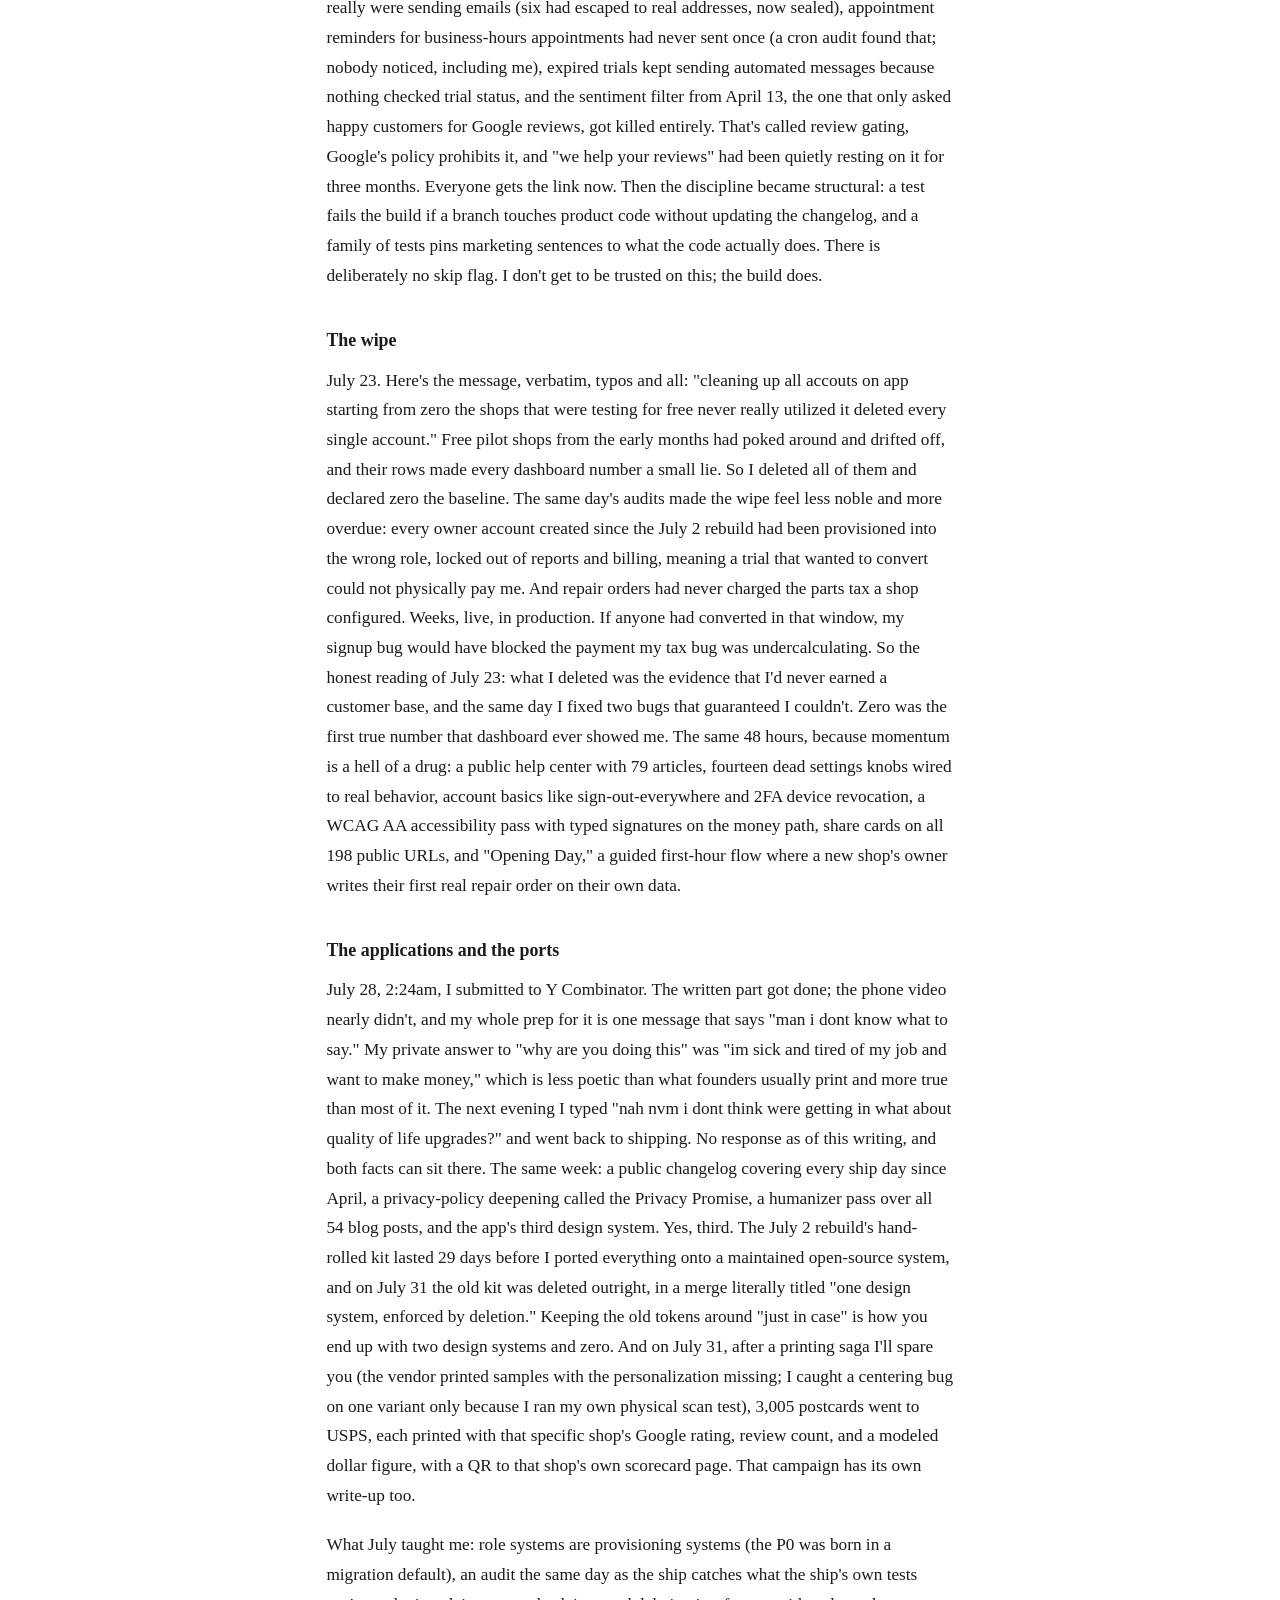
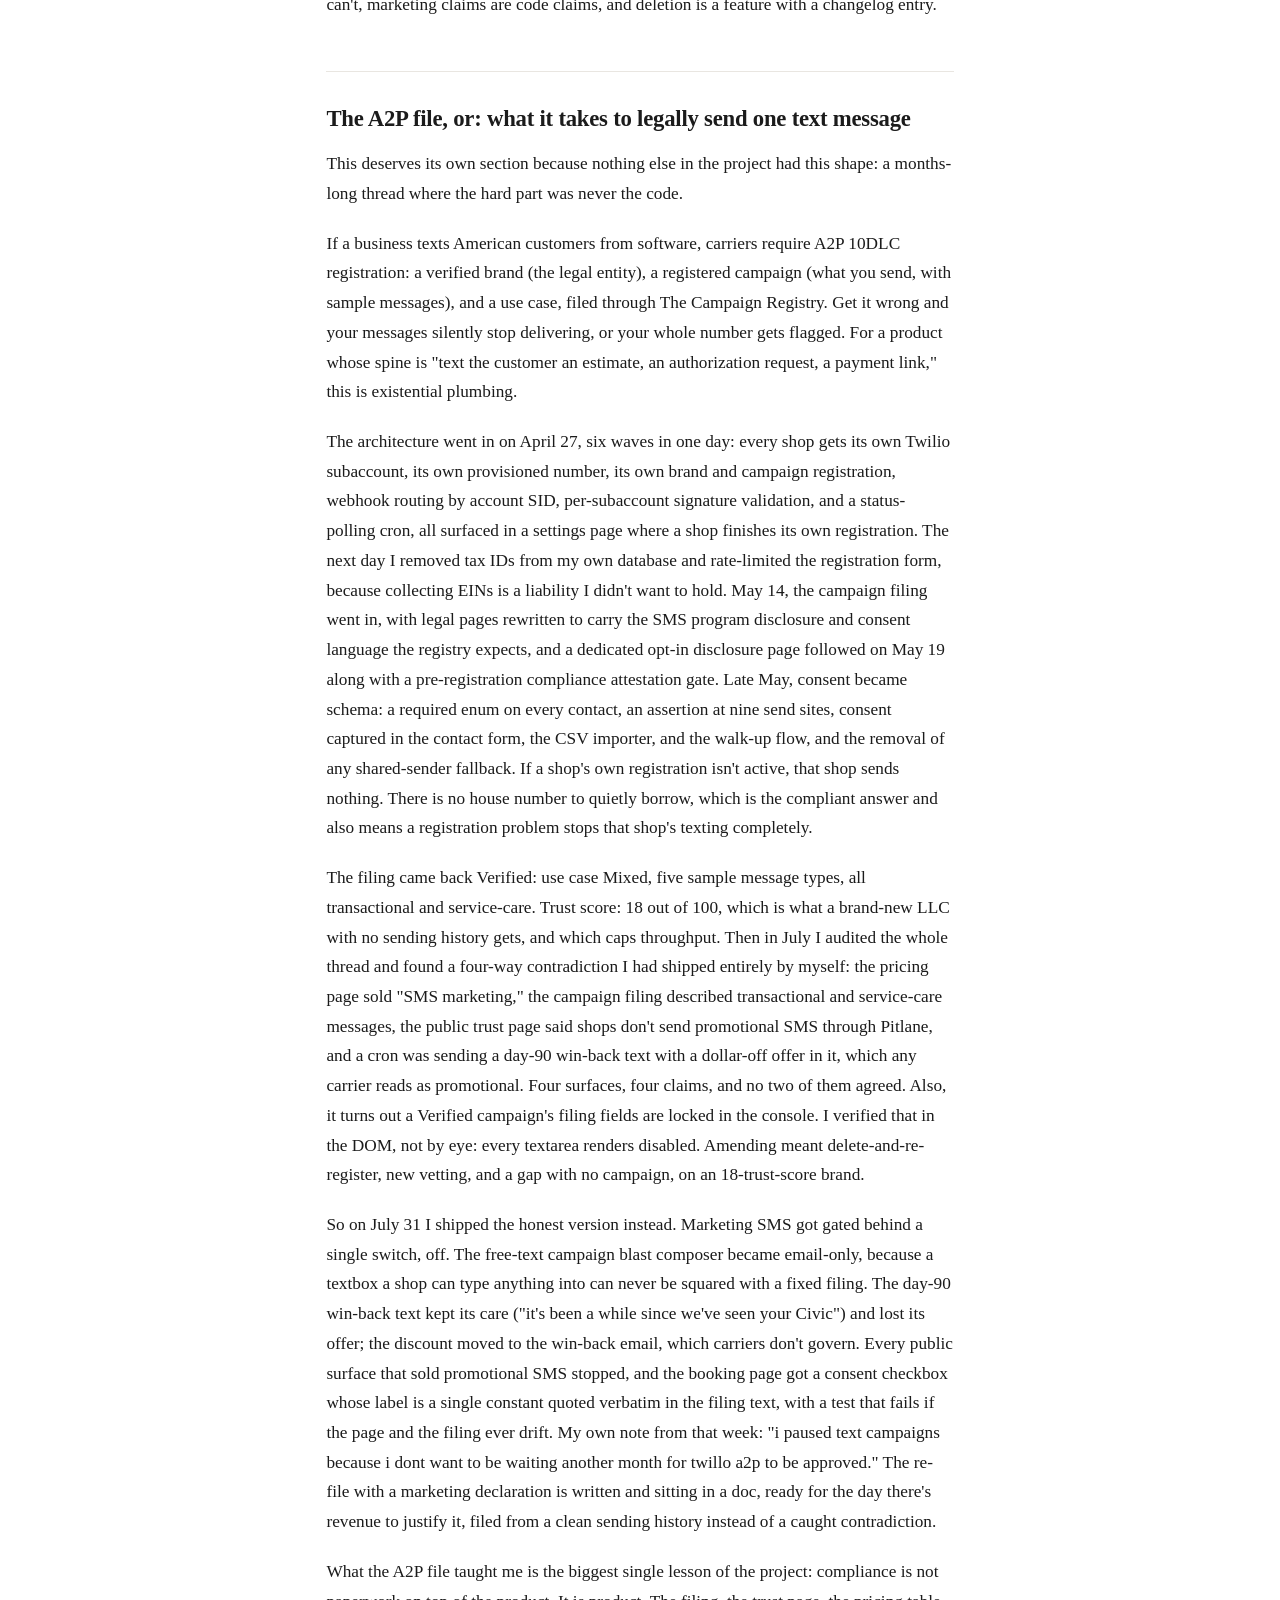
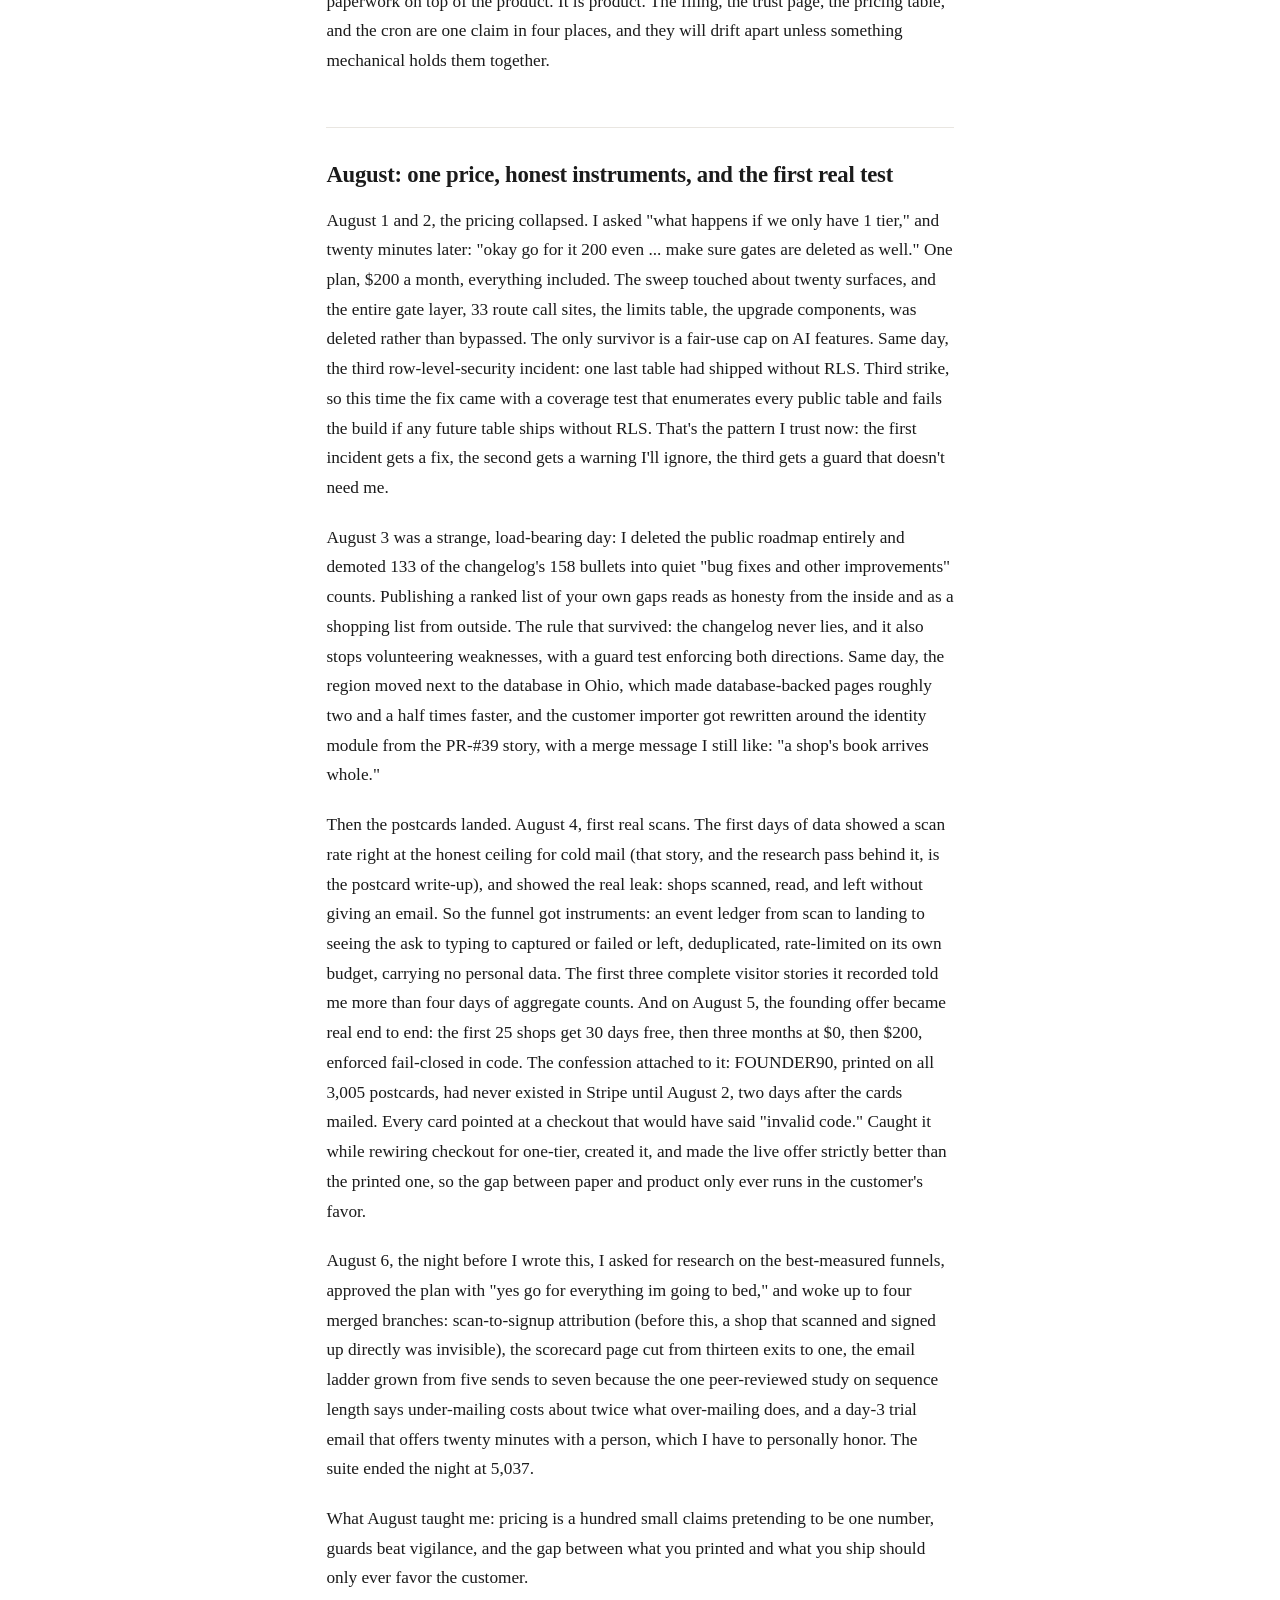
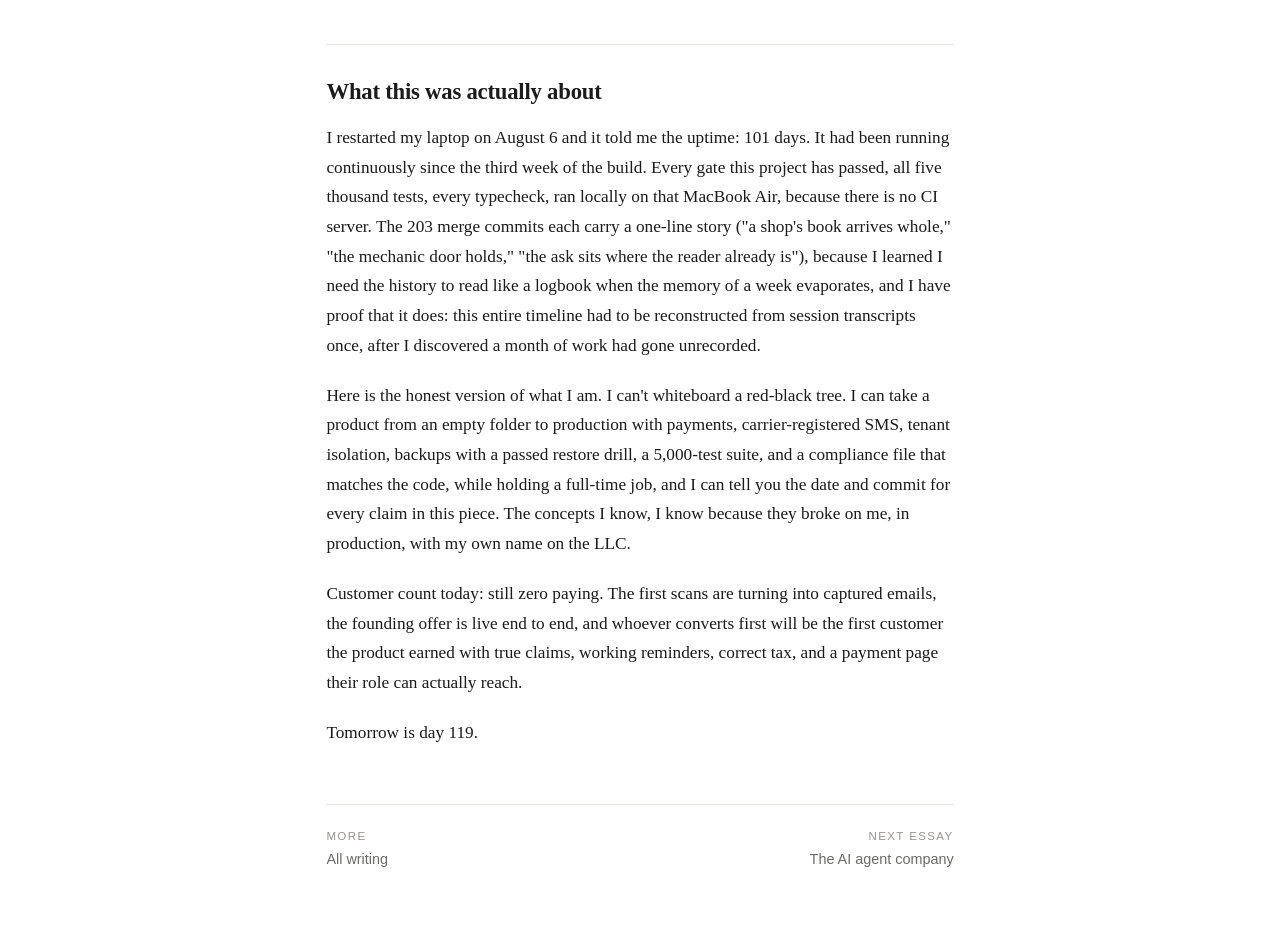
<file: writing/building-pitlane.html>
<!DOCTYPE html>
<html lang="en">
<head>
<meta charset="utf-8">
<meta name="viewport" content="width=device-width, initial-scale=1">
<title>118 days of building Pitlane, counted honestly</title>
<meta name="description" content="The whole build, month by month: every add, every deletion, the A2P file, and what each month taught me.">
<meta property="og:type" content="article">
<meta property="og:title" content="118 days of building Pitlane, counted honestly">
<meta property="og:description" content="The whole build, month by month: every add, every deletion, the A2P file, and what each month taught me.">
<meta property="og:url" content="https://owner-stack.github.io/writing/building-pitlane.html">
<meta property="og:image" content="https://owner-stack.github.io/og.png">
<meta name="twitter:card" content="summary_large_image">
<link rel="icon" type="image/png" href="../favicon.png">
<link rel="stylesheet" href="../style.css">
</head>
<body>
<nav class="top"><a href="../index.html">&larr; Abdul Mohamud</a></nav>
<article>
<h1 id="118-days-of-building-pitlane-counted-honestly">118 days of building Pitlane, counted honestly</h1>
<p class="byline">Abdul Mohamud &middot; August 2026 &middot; 24 minute read</p>
<div class="toc"><div class="toc-title">Contents</div><ol><li><a href="#april-zero-to-a-product-in-two-weeks-then-a-month-of-finding-out-what-done-means">April: zero to a product in two weeks, then a month of finding out what &quot;done&quot; means</a></li><li><a href="#may-the-month-the-product-learned-to-collect-money-and-i-learned-what-testing-is">May: the month the product learned to collect money, and I learned what testing is</a></li><li><a href="#june-infrastructure-month-or-everything-that-can-silently-fail-will-silently-fail">June: infrastructure month, or, everything that can silently fail will silently fail</a></li><li><a href="#july-the-month-everything-got-rebuilt-and-the-month-i-stopped-trusting-my-own-claims">July: the month everything got rebuilt, and the month I stopped trusting my own claims</a></li><li><a href="#the-a2p-file-or-what-it-takes-to-legally-send-one-text-message">The A2P file, or: what it takes to legally send one text message</a></li><li><a href="#august-one-price-honest-instruments-and-the-first-real-test">August: one price, honest instruments, and the first real test</a></li><li><a href="#what-this-was-actually-about">What this was actually about</a></li></ol></div>
<p>Here's the scoreboard as I write this: 1,531 commits, 288,921 lines of TypeScript, a test suite that just crossed 5,000, 73 database migrations, 139 routed pages, an iOS app that runs on my phone, and a public changelog with 87 shipping days on it. Paying customers: zero.</p>
<p>That zero is doing more work than any other number in the paragraph, and by the end of this I want you to read it the way I do.</p>
<p>First, who's writing this. I supervise a rental car counter at Hertz in Columbus, Ohio. I have a high school diploma, two years of college I didn't finish, and no formal training in software. I am not technical in the way that word usually gets used. The way I build is: I tell AI agents what I want in plain English, I review what they produce, I test it like a shop owner would use it, and I learn each concept the day it bites me. Four months ago I could not have told you what a database migration was. I'm going to walk through all four months and change, month by month, including what got added, what got deleted, what broke, and what each month forced me to learn, because the learning curve is the actual story. The product is Pitlane, cloud software for independent auto repair shops: repair orders, estimates, text-to-pay, two-way SMS, digital inspections, review automation.</p>
<p>One more piece of context that explains everything else: I built this at night. The peak commit hour across the whole project is 8pm. 260 commits, one in every six, landed between midnight and 6am. I'd close the counter, drive home, and open the laptop.</p>
<h2 id="april-zero-to-a-product-in-two-weeks-then-a-month-of-finding-out-what-done-means">April: zero to a product in two weeks, then a month of finding out what "done" means</h2>
<p>April 10, 2026: initial commit, straight off the Next.js scaffold, under a different name. April 12: renamed to Pitlane, pointed at usepitlane.com. April 13, day three, is a commit literally called "Build full app" that added the API routes, billing, and automations, and the same day added appointments, seasonal campaign templates, win-back sequences, and a sentiment filter on review requests. Hold onto that sentiment filter. It sounds smart, it shipped in an afternoon, and it took me three months to understand why it had to die.</p>
<p>That first week also contains my first real lesson in "the framework is not what the tutorial says." I added a <code>middleware.ts</code> file because that's what every Next.js article tells you to do, discovered it was never executing, and learned this version of Next.js uses a file called <code>proxy.ts</code> instead. Add, remove, same day. There would be a lot of same-day removals.</p>
<p>The rest of April, in honest ledger form: a full redesign to light mode with a command palette. Twilio SMS integration. A four-commit fight with the password reset flow, which is where I learned the acronym PKCE and that authentication cookies do not care about your feelings. An AI campaign wizard. A support ticket system with threads and an admin inbox. Rate limiting, input validation with Zod, security headers. Digital vehicle inspections with per-item video. Estimates, work orders, invoices, reports, inventory, a dispatch board. Stripe Connect so shops collect payments into their own accounts. A recalls feature that shipped April 18 and got removed the same day because it didn't earn its place. A 30-day free trial with feature gating and nurture emails. CAN-SPAM unsubscribe infrastructure. PitCrew, the in-app AI assistant with a morning briefing. Per-visitor sandboxed demo orgs, so every stranger who clicks "demo" gets their own disposable shop. Twenty blog posts. A print booklet called The Follow-Up Playbook, with a cover letter, a scraper that pulled 200 Ohio shops, and hand-addressing reference sheets, because the first marketing plan was me mailing physical booklets. And on April 27, site-wide dark mode, shipped and reverted the same day, then rebuilt properly a day later as an opt-in setting. Ship, learn, undo, redo. That was the whole month in four words.</p>
<p>April 22 was the first security audit, and it's the day I learned what row-level security is: the database itself refuses to hand one shop's rows to another shop, even if my application code screws up. All sixteen tables got it, about forty write routes moved to schema validation, and a SECURITY.md started tracking posture. Same day, the audit found the bug class that would follow me the rest of the project: a PATCH endpoint whose validation coerced missing fields to null, so a partial update silently wiped data the caller never touched. Fixed it in three routes. Told myself I was done. It was not done with me.</p>
<p>Two removals that month that I'm still proud of: the fabricated testimonials came off the homepage a week after they went up, because I decided nothing on the site gets to be fake, and the demo account got hard-blocked from sending real emails or texts to anyone.</p>
<p>What April taught me, in the words I learned that month: migration, RLS, PKCE, webhook, rate limit, CSP. I started the month thinking building software meant writing features. I ended it understanding that every feature is also a door, and doors need locks.</p>
<h2 id="may-the-month-the-product-learned-to-collect-money-and-i-learned-what-testing-is">May: the month the product learned to collect money, and I learned what testing is</h2>
<p>May opened with a five-wave audit remediation: webhook auth caching, a nonce-based content security policy, user identity aligned with the auth provider, streaming exports, cron retry logic, and a Prisma extension that scopes every database query to the requesting shop as a second line of defense under the RLS. Two days later that same extension broke lookups in a way only surfaced by walking the app, which is how I learned that defense-in-depth also means bugs-in-depth: layers protect you, and layers interact.</p>
<p>Then the real build of May: the repair order became a financial object. A schema for SMS authorization requests, payments, and signatures. Text-to-authorize: a shop texts "can we also replace the brake pads?" with the price, the customer taps approve on their phone, and it's logged with a signature. Text-to-pay: a payment link token, hashed, expiring, opening a branded payment page wired into Stripe Connect, with a receipt emailed after. I learned the difference between bcrypt and SHA-256 the practical way: one is for passwords, and one is for tokens you need to look up by unique index, and I had them backwards on the first pass.</p>
<p>May 7 is a small commit with a big consequence: "add vitest as dev dep." That's the day the project got a unit test runner. Every one of the 5,000 tests traces back to that afternoon. May 13 brought Playwright and the first end-to-end test that walks the whole loop, AI suggestion to SMS auth to payment, against stubbed Stripe and Twilio. It's also the date of pull request #1, the first time the project used a branch and review flow instead of me pushing straight to main, and the day a preview build taught me that environment variables don't copy themselves to new environments.</p>
<p>May 20 is the single biggest day in the repo: 78 commits. For a while I misremembered it as a blur, but the log narrates it fine. It's the day the mechanic's side of the product got built: a bay view with clock-in and clock-out, per-line job status, photo capture, tech notes, parts requests with an approval flow on the advisor's side, a sticky "clocked in" banner with a live timer. Same day: a shared list shell with search and pagination that four surfaces adopted at once, the SMS inbox with two-pane threads and a segment counter, and a sweep that killed every <code>window.confirm()</code> and <code>window.prompt()</code> in the app for real components. Seventy-eight commits sounds insane until you know it was three coordinated builds landing together.</p>
<p>The founding offer also has its birthday in May: a promo code called FOUNDER90 first appears in a commit on May 14, wired into checkout and mentioned in the mailer. File that away, because there's a confession about that code in the August section.</p>
<p>Deletions in May: the agency mode (a whole white-label concept, killed and repurposed into a founder-invite flow), the auto-seeded sample data for new shops (cold-start noise nobody asked for), and the nine-step product tour, replaced by three steps and a help center with ten guides and spotlight tours. Also the first two waves of an em-dash purge across the marketing site, which sounds cosmetic until you realize the goal was making every sentence on the site sound like a person.</p>
<p>What May taught me: what a unit test actually buys you, what end-to-end means, what a webhook signature verifies, why token hashing algorithm choice is an indexing decision, and that the mechanic and the service advisor are two different users who need two different products that share one database.</p>
<h2 id="june-infrastructure-month-or-everything-that-can-silently-fail-will-silently-fail">June: infrastructure month, or, everything that can silently fail will silently fail</h2>
<p>June is when I stopped believing dashboards.</p>
<p>The Redis I used for rate limiting ran on a free tier that auto-deletes the database after 14 days of inactivity. Mine got reaped. Every Redis call then retried for about five seconds and failed open, which meant the lead-capture API took five seconds and rate limiting was silently off. In my head, "rate limiting: on" had been true for weeks. The fix was a one-second timeout that fails open fast, plus a daily keep-alive cron so the reaper can never fire again. Then, a week later, an audit found that the cron that delivers SMS campaigns had never been scheduled at all. The feature existed, the tests passed, the button worked, and no message would ever have sent. Two different features, same lesson: code that exists is not code that runs. Something has to arm it, and something has to prove it fired.</p>
<p>June 6 was the second row-level-security incident: eight tables added after the April audit had shipped without RLS, readable by anonymous clients, including payment-adjacent data. Fixed the same day I found it, along with standing up an admin logs console, TOTP two-factor on the admin account, and email alerting for errors and abuse spikes. I told myself I'd be more careful about RLS. Hold that thought until August.</p>
<p>Also June 6: I added bot protection as a hard block on the public forms. On June 7 I reversed it to log-only, because the bot checker flags anyone whose browser can't run its JavaScript challenge cleanly, and the number one place that happens is the Instagram in-app browser, which is exactly where a shop owner lands after tapping a link. I found out by getting blocked myself, on my own form, on a normal submit. Security that eats your funnel is friendly fire.</p>
<p>The good infrastructure of June: nightly encrypted database backups to Cloudflare R2, and, more importantly, an actual restore drill, because a backup you've never restored is a rumor. It passed, after teaching me a caveat about Postgres extensions on bare targets. A k6 load test rammed the public and authed surfaces at 3,000 requests per second to find the database tier's breaking point before mailing thousands of postcards at it; the verdict was go. Sentry went in alongside the homegrown alerting. An SSRF fix pinned outbound site-audit fetches to a validated IP, which is the day I learned what DNS rebinding is: a hostile domain can answer DNS with a public address once, pass your safety check, then answer with a private address when you actually connect, so you have to resolve once and connect to the literal IP you vetted.</p>
<p>June was also lead-machine month, because postcards were coming. A free website-audit tool: give it your shop's URL, it fetches the homepage (through that SSRF-hardened fetcher, with byte caps and a daily AI budget), grades it, and emails a scored report. A Google Business Profile grader with real, step-by-step fixes and the shop's actual review link. A declined-work calculator. A tools hub tying them together. An email nurture engine with scheduling, suppression, unsubscribe tokens, and attribution stamped at signup. And the scorecard funnel itself: an OutreachShop table, non-guessable tokens, a per-shop report page, and a QR pipeline that renders the shop's own numbers onto a 9x6 postcard with a logo-centered QR code and a spot-UV mask layer for the printer. Plus the boring parts that make mail real: suppression lists, a mail-house CSV export, pre-print QA with exclusions, and print-validation on every QR.</p>
<p>Product work kept moving under all that: opt-in two-factor for shop owners (authenticator first, then an email-code second factor that became the primary, with one-minute codes and rate-limited resends), Google sign-in dark-launched behind a flag, a rebuilt demo with a story-driven tour, a first-party analytics beacon, real unread tracking in the inbox, a practice floor for onboarding where a new owner writes a fake repair order for a fake customer named Maria Lopez and her 2018 Civic before touching real data, the email-confirmation wall deleted from signup, a VIN scan that reads the door-jamb barcode with the phone camera, and a dashboard redesign around one hero number: money collected this month. The end of June was a full homepage rebuild with a new type system, and an adversarial audit that found, among other things, that the contact CSV importer was rejecting 100 percent of rows because no consent value survived the mapping. One hundred percent. Tests green.</p>
<p>Deletions in June: the fake URL bars on demo screens, the "New" badges everywhere, the Pipeline/Deals surface (a CRM concept shops don't think in), the auto-firing welcome tour, and the email-confirmation wall. Every one of these was me admitting the app was cosplaying as enterprise software instead of being a tool for a person at a counter.</p>
<p>What June taught me: free tiers are landmines with timers, crons need proof of life, backups are rumors until restored, DNS rebinding exists, load testing is cheaper than an outage, and "the tests pass" and "it works" are different sentences.</p>
<h2 id="july-the-month-everything-got-rebuilt-and-the-month-i-stopped-trusting-my-own-claims">July: the month everything got rebuilt, and the month I stopped trusting my own claims</h2>
<p>July has too much in it. I'll take it in five swings.</p>
<h3 id="the-rebuild-fortnight">The rebuild fortnight</h3>
<p>July 1: a security audit found the one real injection bug of the project, in email rendering. The helper that wraps text into email paragraphs was interpolating raw strings, and one public route (online booking) let a stranger set their own first name, which crons would later render into shop-branded emails. The fix took the helper safe-by-default, added an explicit raw variant for developer-authored markup, and migrated about thirty call sites. July 2: the entire in-app product got rebuilt in one day, 48 commits on a branch: new design language, role system with owner, front desk, and mechanic roles, VIN scanning through AI vision with check-digit validation, rebuilt onboarding, 311 pages compiling. July 3, the morning after, I typed the most important message of the project: "i built this app and i dont understand how it works." So we simplified: navigation cut from 17 items to 9, estimates and repair orders and inspections collapsed into one Jobs list, the dashboard stripped from nine blocks to four, and a 17-feature learning hub I had shipped twenty-four hours earlier, deleted. Deleting a day-old feature stung. It was also obviously correct, and the discipline that made it safe was that the engine underneath, the schema, services, and APIs, was held frozen while the surface simplified.</p>
<p>July 4: the repair order became the command center, with the customer conversation, the inspection, and every verb living on the ticket. The mechanic door went in: tap your name on a shop tablet, get a scoped view with no money in it, locked with a per-tech PIN, and a kiosk mode that survives refreshes. Hours after shipping it, my own adversarial audit found the kiosk lockdown was bypassable, because the route guard lived inside a prefix check that three new routes didn't match. A locked tablet could type a URL and open the shop's financials. Fixed the same day, along with the fourth recurrence of the PATCH null-wipe bug, this time on inspections. Shipped, verified, and wrong within hours. That audit habit, attacking my own fresh work like a stranger would, is the single most useful engineering behavior I picked up all summer.</p>
<h3 id="the-robots">The robots</h3>
<p>July 10, I stood up a second repo that is effectively a company org chart implemented in cron: scheduled agents that read production telemetry, write me a morning brief, hunt bugs at night, and open pull requests, with nothing merging until I tap approve on my phone, and the approval pinned to the exact commit SHA. Its first unsupervised night, it found the PATCH null-wipe bug live in production routes I hadn't audited, and PR #5 merged from my bed. Over the month it fixed STOP-keyword edge cases (a customer texting "STOP." with a period was not being unsubscribed, which is a compliance failure, not a typo), tightened tenant scoping, enforced two-factor on routes that had dodged it, and ran claims audits I'd never have the patience to run. It also once proposed a contact-deduplication change that would have merged 400 customers into one. I rejected that from my phone, then spent a weekend writing the identity-resolution module myself: 9,314 lines with tests. The system does a lot of my job now. That weekend it needed me to do mine. The whole thing, including its five-day silent notification outage and the morning it confidently cited a database column nothing ever writes, has its own write-up.</p>
<h3 id="the-truth-sweep">The truth sweep</h3>
<p>Mid-July I pointed a fleet of review agents at one question: find every claim our marketing makes that the code doesn't back. 86 findings came back, 77 survived verification as genuinely false. The interesting decision was what to do. The cheap fix is softening copy. Mostly, I changed the product until the sentence became true: demo orgs really were sending emails (six had escaped to real addresses, now sealed), appointment reminders for business-hours appointments had never sent once (a cron audit found that; nobody noticed, including me), expired trials kept sending automated messages because nothing checked trial status, and the sentiment filter from April 13, the one that only asked happy customers for Google reviews, got killed entirely. That's called review gating, Google's policy prohibits it, and "we help your reviews" had been quietly resting on it for three months. Everyone gets the link now. Then the discipline became structural: a test fails the build if a branch touches product code without updating the changelog, and a family of tests pins marketing sentences to what the code actually does. There is deliberately no skip flag. I don't get to be trusted on this; the build does.</p>
<h3 id="the-wipe">The wipe</h3>
<p>July 23. Here's the message, verbatim, typos and all: "cleaning up all accouts on app starting from zero the shops that were testing for free never really utilized it deleted every single account." Free pilot shops from the early months had poked around and drifted off, and their rows made every dashboard number a small lie. So I deleted all of them and declared zero the baseline. The same day's audits made the wipe feel less noble and more overdue: every owner account created since the July 2 rebuild had been provisioned into the wrong role, locked out of reports and billing, meaning a trial that wanted to convert could not physically pay me. And repair orders had never charged the parts tax a shop configured. Weeks, live, in production. If anyone had converted in that window, my signup bug would have blocked the payment my tax bug was undercalculating. So the honest reading of July 23: what I deleted was the evidence that I'd never earned a customer base, and the same day I fixed two bugs that guaranteed I couldn't. Zero was the first true number that dashboard ever showed me. The same 48 hours, because momentum is a hell of a drug: a public help center with 79 articles, fourteen dead settings knobs wired to real behavior, account basics like sign-out-everywhere and 2FA device revocation, a WCAG AA accessibility pass with typed signatures on the money path, share cards on all 198 public URLs, and "Opening Day," a guided first-hour flow where a new shop's owner writes their first real repair order on their own data.</p>
<h3 id="the-applications-and-the-ports">The applications and the ports</h3>
<p>July 28, 2:24am, I submitted to Y Combinator. The written part got done; the phone video nearly didn't, and my whole prep for it is one message that says "man i dont know what to say." My private answer to "why are you doing this" was "im sick and tired of my job and want to make money," which is less poetic than what founders usually print and more true than most of it. The next evening I typed "nah nvm i dont think were getting in what about quality of life upgrades?" and went back to shipping. No response as of this writing, and both facts can sit there. The same week: a public changelog covering every ship day since April, a privacy-policy deepening called the Privacy Promise, a humanizer pass over all 54 blog posts, and the app's third design system. Yes, third. The July 2 rebuild's hand-rolled kit lasted 29 days before I ported everything onto a maintained open-source system, and on July 31 the old kit was deleted outright, in a merge literally titled "one design system, enforced by deletion." Keeping the old tokens around "just in case" is how you end up with two design systems and zero. And on July 31, after a printing saga I'll spare you (the vendor printed samples with the personalization missing; I caught a centering bug on one variant only because I ran my own physical scan test), 3,005 postcards went to USPS, each printed with that specific shop's Google rating, review count, and a modeled dollar figure, with a QR to that shop's own scorecard page. That campaign has its own write-up too.</p>
<p>What July taught me: role systems are provisioning systems (the P0 was born in a migration default), an audit the same day as the ship catches what the ship's own tests can't, marketing claims are code claims, and deletion is a feature with a changelog entry.</p>
<h2 id="the-a2p-file-or-what-it-takes-to-legally-send-one-text-message">The A2P file, or: what it takes to legally send one text message</h2>
<p>This deserves its own section because nothing else in the project had this shape: a months-long thread where the hard part was never the code.</p>
<p>If a business texts American customers from software, carriers require A2P 10DLC registration: a verified brand (the legal entity), a registered campaign (what you send, with sample messages), and a use case, filed through The Campaign Registry. Get it wrong and your messages silently stop delivering, or your whole number gets flagged. For a product whose spine is "text the customer an estimate, an authorization request, a payment link," this is existential plumbing.</p>
<p>The architecture went in on April 27, six waves in one day: every shop gets its own Twilio subaccount, its own provisioned number, its own brand and campaign registration, webhook routing by account SID, per-subaccount signature validation, and a status-polling cron, all surfaced in a settings page where a shop finishes its own registration. The next day I removed tax IDs from my own database and rate-limited the registration form, because collecting EINs is a liability I didn't want to hold. May 14, the campaign filing went in, with legal pages rewritten to carry the SMS program disclosure and consent language the registry expects, and a dedicated opt-in disclosure page followed on May 19 along with a pre-registration compliance attestation gate. Late May, consent became schema: a required enum on every contact, an assertion at nine send sites, consent captured in the contact form, the CSV importer, and the walk-up flow, and the removal of any shared-sender fallback. If a shop's own registration isn't active, that shop sends nothing. There is no house number to quietly borrow, which is the compliant answer and also means a registration problem stops that shop's texting completely.</p>
<p>The filing came back Verified: use case Mixed, five sample message types, all transactional and service-care. Trust score: 18 out of 100, which is what a brand-new LLC with no sending history gets, and which caps throughput. Then in July I audited the whole thread and found a four-way contradiction I had shipped entirely by myself: the pricing page sold "SMS marketing," the campaign filing described transactional and service-care messages, the public trust page said shops don't send promotional SMS through Pitlane, and a cron was sending a day-90 win-back text with a dollar-off offer in it, which any carrier reads as promotional. Four surfaces, four claims, and no two of them agreed. Also, it turns out a Verified campaign's filing fields are locked in the console. I verified that in the DOM, not by eye: every textarea renders disabled. Amending meant delete-and-re-register, new vetting, and a gap with no campaign, on an 18-trust-score brand.</p>
<p>So on July 31 I shipped the honest version instead. Marketing SMS got gated behind a single switch, off. The free-text campaign blast composer became email-only, because a textbox a shop can type anything into can never be squared with a fixed filing. The day-90 win-back text kept its care ("it's been a while since we've seen your Civic") and lost its offer; the discount moved to the win-back email, which carriers don't govern. Every public surface that sold promotional SMS stopped, and the booking page got a consent checkbox whose label is a single constant quoted verbatim in the filing text, with a test that fails if the page and the filing ever drift. My own note from that week: "i paused text campaigns because i dont want to be waiting another month for twillo a2p to be approved." The re-file with a marketing declaration is written and sitting in a doc, ready for the day there's revenue to justify it, filed from a clean sending history instead of a caught contradiction.</p>
<p>What the A2P file taught me is the biggest single lesson of the project: compliance is not paperwork on top of the product. It is product. The filing, the trust page, the pricing table, and the cron are one claim in four places, and they will drift apart unless something mechanical holds them together.</p>
<h2 id="august-one-price-honest-instruments-and-the-first-real-test">August: one price, honest instruments, and the first real test</h2>
<p>August 1 and 2, the pricing collapsed. I asked "what happens if we only have 1 tier," and twenty minutes later: "okay go for it 200 even ... make sure gates are deleted as well." One plan, $200 a month, everything included. The sweep touched about twenty surfaces, and the entire gate layer, 33 route call sites, the limits table, the upgrade components, was deleted rather than bypassed. The only survivor is a fair-use cap on AI features. Same day, the third row-level-security incident: one last table had shipped without RLS. Third strike, so this time the fix came with a coverage test that enumerates every public table and fails the build if any future table ships without RLS. That's the pattern I trust now: the first incident gets a fix, the second gets a warning I'll ignore, the third gets a guard that doesn't need me.</p>
<p>August 3 was a strange, load-bearing day: I deleted the public roadmap entirely and demoted 133 of the changelog's 158 bullets into quiet "bug fixes and other improvements" counts. Publishing a ranked list of your own gaps reads as honesty from the inside and as a shopping list from outside. The rule that survived: the changelog never lies, and it also stops volunteering weaknesses, with a guard test enforcing both directions. Same day, the region moved next to the database in Ohio, which made database-backed pages roughly two and a half times faster, and the customer importer got rewritten around the identity module from the PR-#39 story, with a merge message I still like: "a shop's book arrives whole."</p>
<p>Then the postcards landed. August 4, first real scans. The first days of data showed a scan rate right at the honest ceiling for cold mail (that story, and the research pass behind it, is the postcard write-up), and showed the real leak: shops scanned, read, and left without giving an email. So the funnel got instruments: an event ledger from scan to landing to seeing the ask to typing to captured or failed or left, deduplicated, rate-limited on its own budget, carrying no personal data. The first three complete visitor stories it recorded told me more than four days of aggregate counts. And on August 5, the founding offer became real end to end: the first 25 shops get 30 days free, then three months at $0, then $200, enforced fail-closed in code. The confession attached to it: FOUNDER90, printed on all 3,005 postcards, had never existed in Stripe until August 2, two days after the cards mailed. Every card pointed at a checkout that would have said "invalid code." Caught it while rewiring checkout for one-tier, created it, and made the live offer strictly better than the printed one, so the gap between paper and product only ever runs in the customer's favor.</p>
<p>August 6, the night before I wrote this, I asked for research on the best-measured funnels, approved the plan with "yes go for everything im going to bed," and woke up to four merged branches: scan-to-signup attribution (before this, a shop that scanned and signed up directly was invisible), the scorecard page cut from thirteen exits to one, the email ladder grown from five sends to seven because the one peer-reviewed study on sequence length says under-mailing costs about twice what over-mailing does, and a day-3 trial email that offers twenty minutes with a person, which I have to personally honor. The suite ended the night at 5,037.</p>
<p>What August taught me: pricing is a hundred small claims pretending to be one number, guards beat vigilance, and the gap between what you printed and what you ship should only ever favor the customer.</p>
<h2 id="what-this-was-actually-about">What this was actually about</h2>
<p>I restarted my laptop on August 6 and it told me the uptime: 101 days. It had been running continuously since the third week of the build. Every gate this project has passed, all five thousand tests, every typecheck, ran locally on that MacBook Air, because there is no CI server. The 203 merge commits each carry a one-line story ("a shop's book arrives whole," "the mechanic door holds," "the ask sits where the reader already is"), because I learned I need the history to read like a logbook when the memory of a week evaporates, and I have proof that it does: this entire timeline had to be reconstructed from session transcripts once, after I discovered a month of work had gone unrecorded.</p>
<p>Here is the honest version of what I am. I can't whiteboard a red-black tree. I can take a product from an empty folder to production with payments, carrier-registered SMS, tenant isolation, backups with a passed restore drill, a 5,000-test suite, and a compliance file that matches the code, while holding a full-time job, and I can tell you the date and commit for every claim in this piece. The concepts I know, I know because they broke on me, in production, with my own name on the LLC.</p>
<p>Customer count today: still zero paying. The first scans are turning into captured emails, the founding offer is live end to end, and whoever converts first will be the first customer the product earned with true claims, working reminders, correct tax, and a payment page their role can actually reach.</p>
<p>Tomorrow is day 119.</p>
</article>
<div class="article-end">
<div class="home"><span class="label">More</span><a href="../index.html">All writing</a></div><div class="next"><span class="label">Next essay</span><a href="agent-company.html">The AI agent company</a></div>
</div>
</body>
</html>
</file>
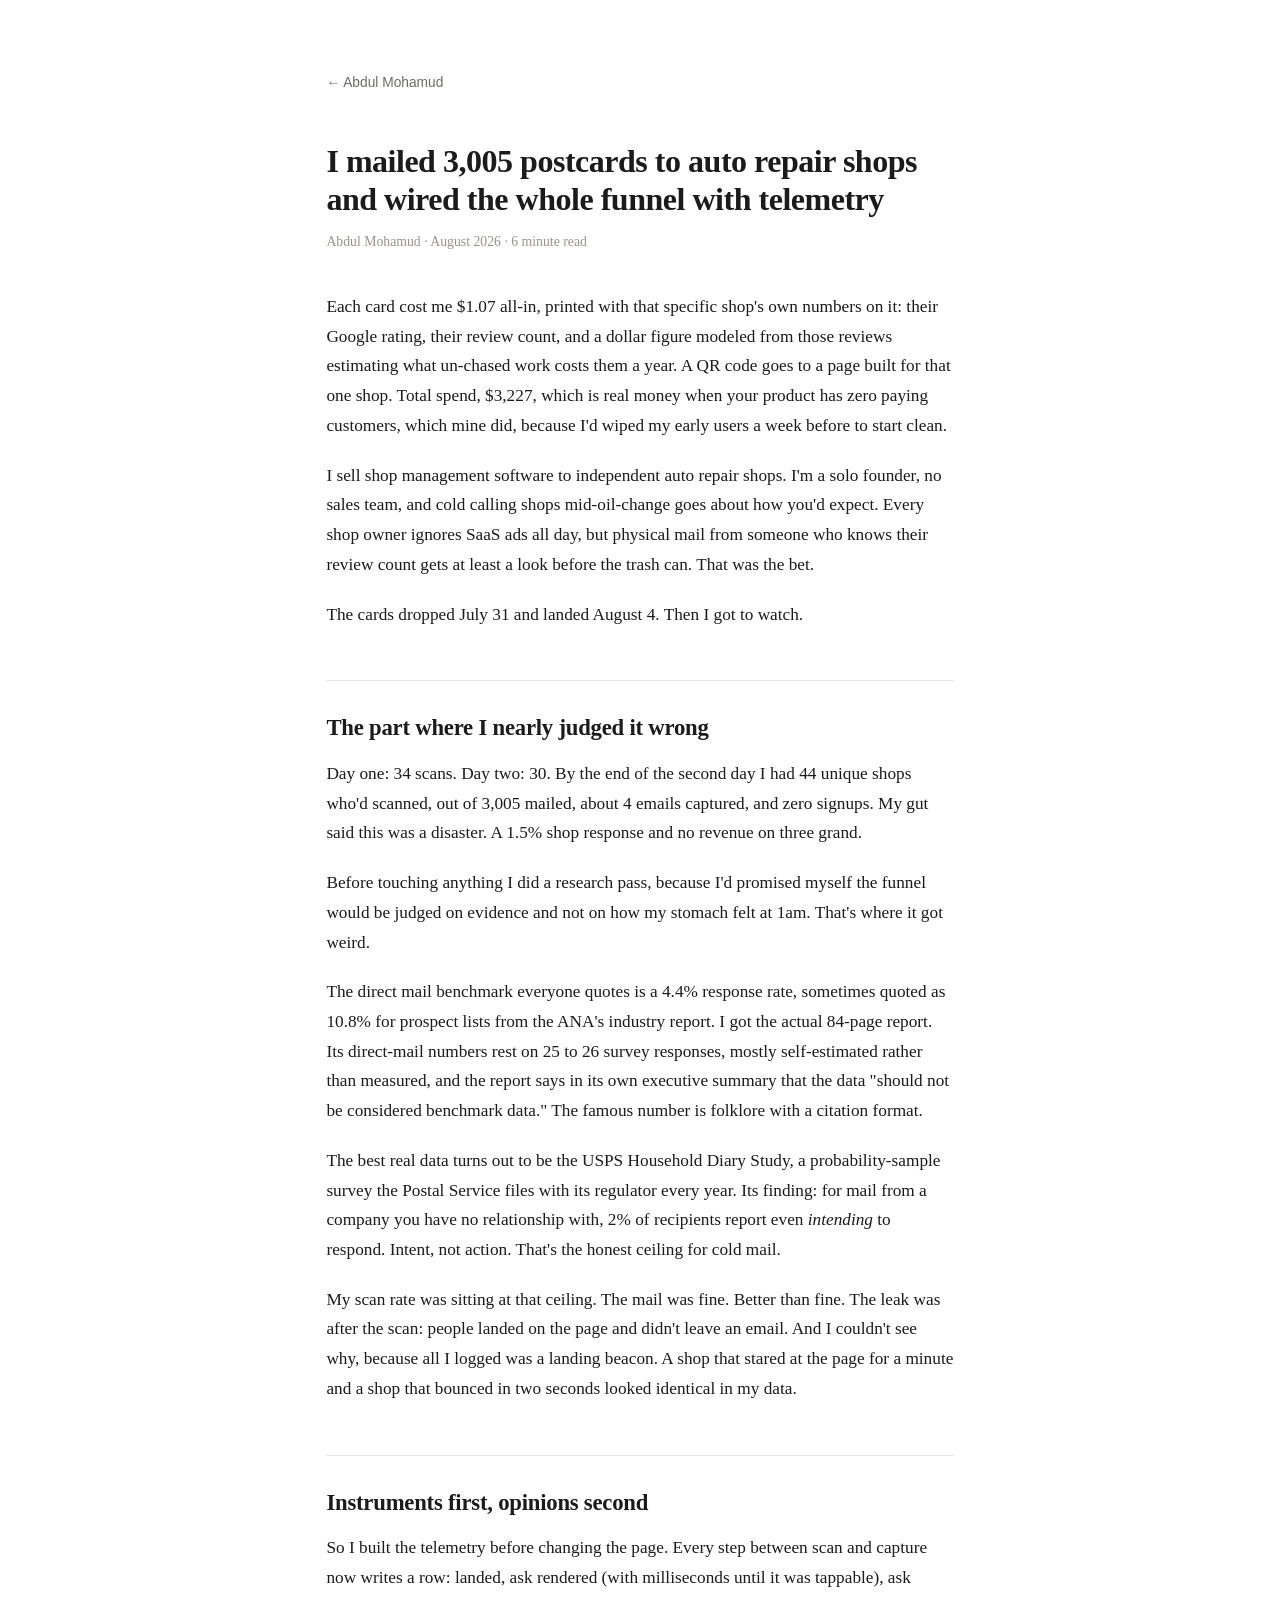
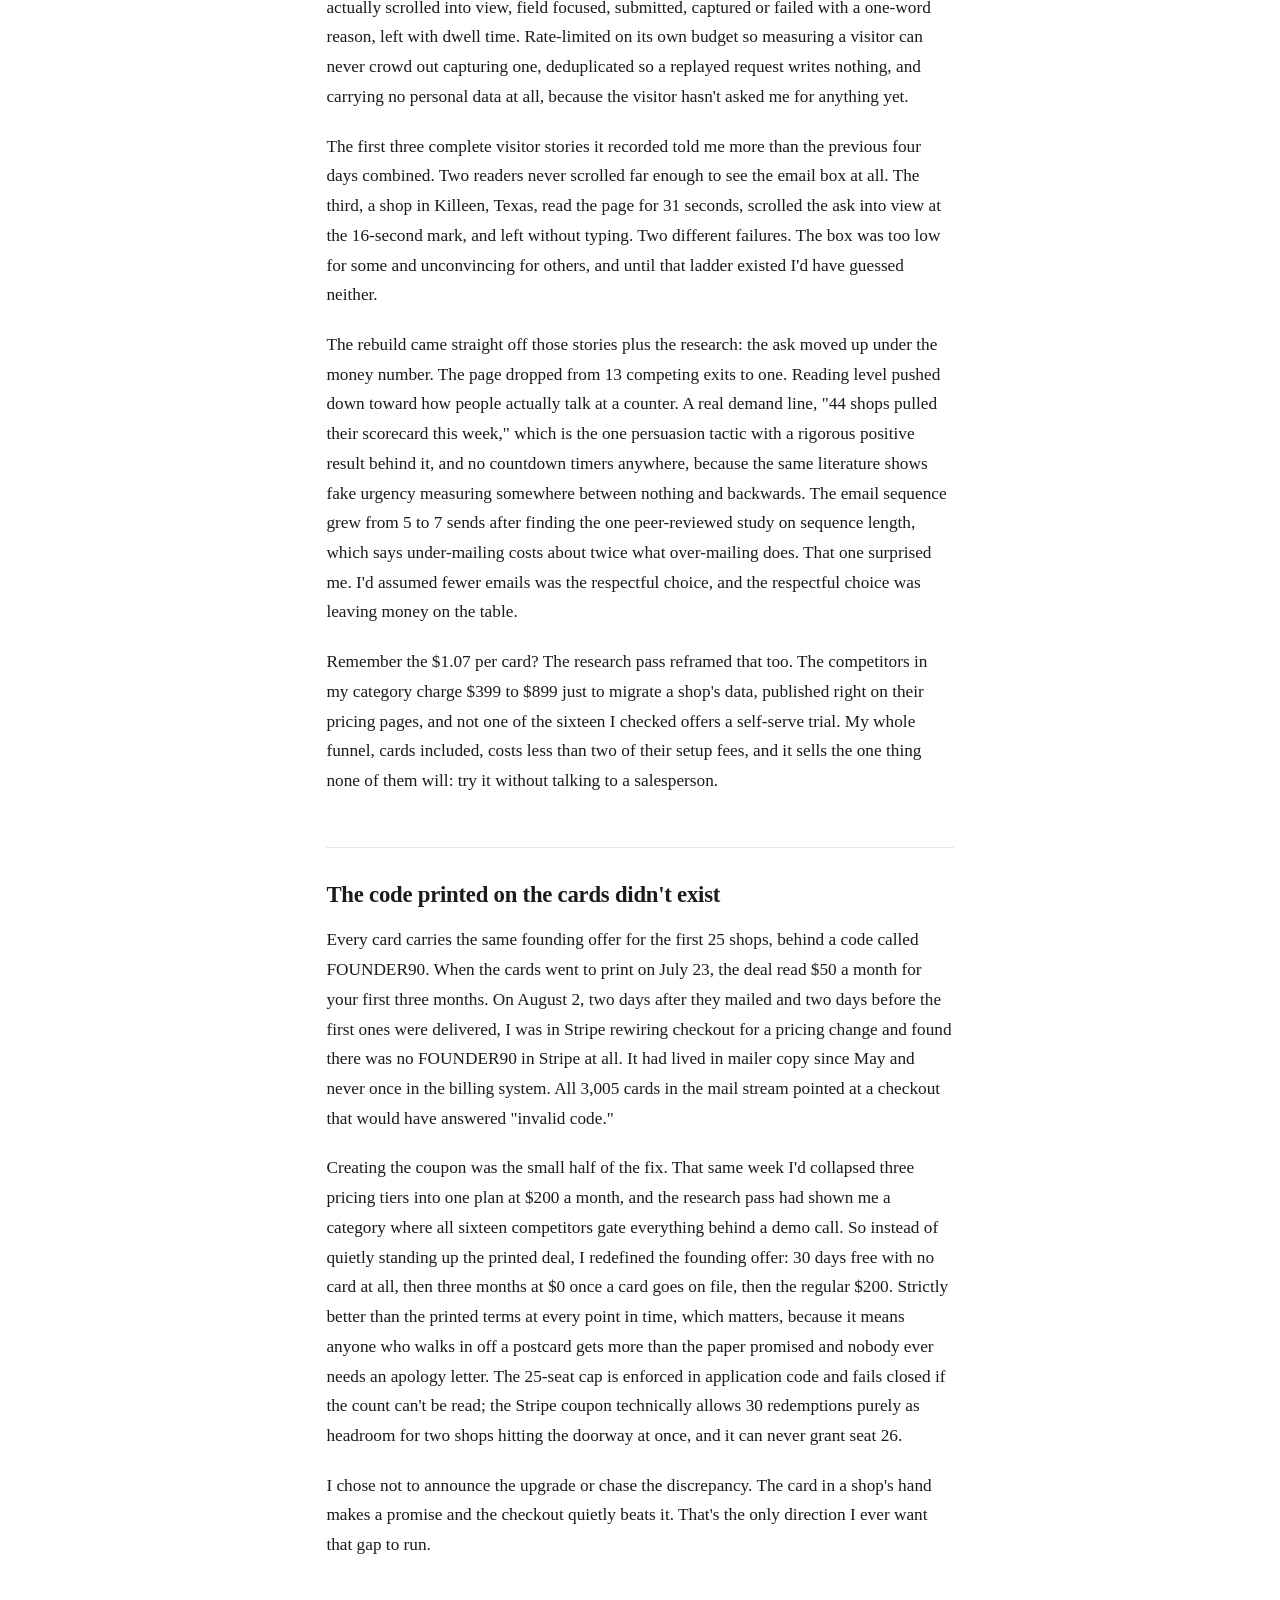
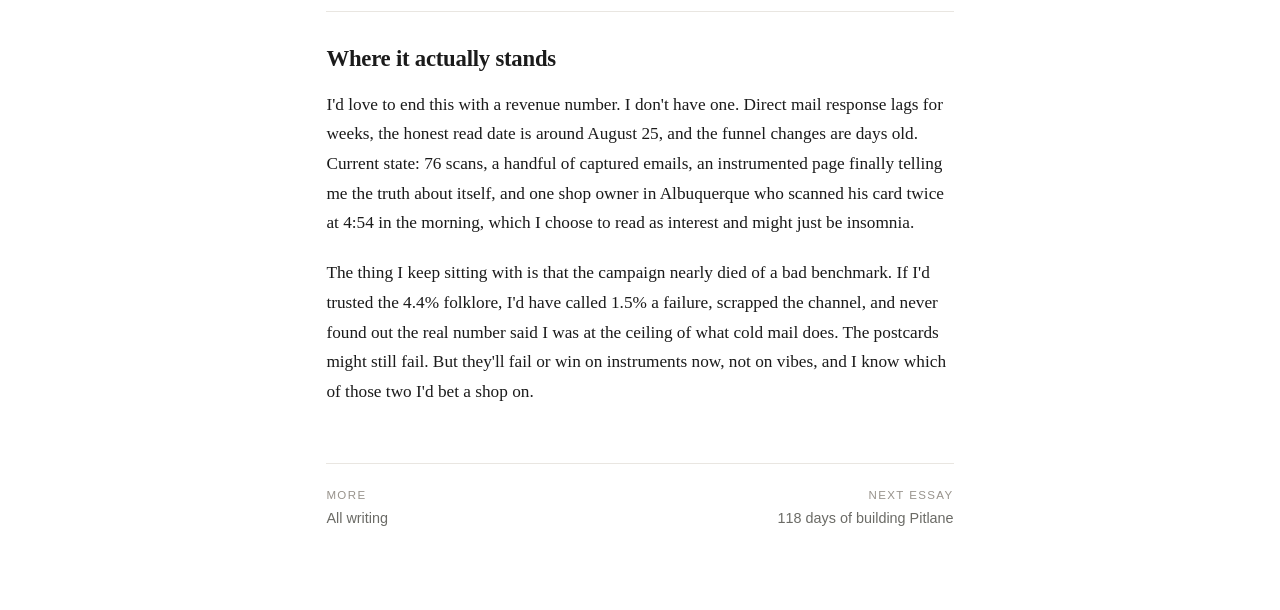
<file: writing/postcards.html>
<!DOCTYPE html>
<html lang="en">
<head>
<meta charset="utf-8">
<meta name="viewport" content="width=device-width, initial-scale=1">
<title>I mailed 3,005 postcards to auto repair shops and wired the whole funnel with telemetry</title>
<meta name="description" content="A direct-mail campaign instrumented end to end, and the benchmark folklore that nearly killed it.">
<meta property="og:type" content="article">
<meta property="og:title" content="I mailed 3,005 postcards to auto repair shops and wired the whole funnel with telemetry">
<meta property="og:description" content="A direct-mail campaign instrumented end to end, and the benchmark folklore that nearly killed it.">
<meta property="og:url" content="https://owner-stack.github.io/writing/postcards.html">
<meta property="og:image" content="https://owner-stack.github.io/og.png">
<meta name="twitter:card" content="summary_large_image">
<link rel="icon" type="image/png" href="../favicon.png">
<link rel="stylesheet" href="../style.css">
</head>
<body>
<nav class="top"><a href="../index.html">&larr; Abdul Mohamud</a></nav>
<article>
<h1 id="i-mailed-3005-postcards-to-auto-repair-shops-and-wired-the-whole-funnel-with-telemetry">I mailed 3,005 postcards to auto repair shops and wired the whole funnel with telemetry</h1>
<p class="byline">Abdul Mohamud &middot; August 2026 &middot; 6 minute read</p>
<p>Each card cost me $1.07 all-in, printed with that specific shop's own numbers on it: their Google rating, their review count, and a dollar figure modeled from those reviews estimating what un-chased work costs them a year. A QR code goes to a page built for that one shop. Total spend, $3,227, which is real money when your product has zero paying customers, which mine did, because I'd wiped my early users a week before to start clean.</p>
<p>I sell shop management software to independent auto repair shops. I'm a solo founder, no sales team, and cold calling shops mid-oil-change goes about how you'd expect. Every shop owner ignores SaaS ads all day, but physical mail from someone who knows their review count gets at least a look before the trash can. That was the bet.</p>
<p>The cards dropped July 31 and landed August 4. Then I got to watch.</p>
<h2 id="the-part-where-i-nearly-judged-it-wrong">The part where I nearly judged it wrong</h2>
<p>Day one: 34 scans. Day two: 30. By the end of the second day I had 44 unique shops who'd scanned, out of 3,005 mailed, about 4 emails captured, and zero signups. My gut said this was a disaster. A 1.5% shop response and no revenue on three grand.</p>
<p>Before touching anything I did a research pass, because I'd promised myself the funnel would be judged on evidence and not on how my stomach felt at 1am. That's where it got weird.</p>
<p>The direct mail benchmark everyone quotes is a 4.4% response rate, sometimes quoted as 10.8% for prospect lists from the ANA's industry report. I got the actual 84-page report. Its direct-mail numbers rest on 25 to 26 survey responses, mostly self-estimated rather than measured, and the report says in its own executive summary that the data "should not be considered benchmark data." The famous number is folklore with a citation format.</p>
<p>The best real data turns out to be the USPS Household Diary Study, a probability-sample survey the Postal Service files with its regulator every year. Its finding: for mail from a company you have no relationship with, 2% of recipients report even <em>intending</em> to respond. Intent, not action. That's the honest ceiling for cold mail.</p>
<p>My scan rate was sitting at that ceiling. The mail was fine. Better than fine. The leak was after the scan: people landed on the page and didn't leave an email. And I couldn't see why, because all I logged was a landing beacon. A shop that stared at the page for a minute and a shop that bounced in two seconds looked identical in my data.</p>
<h2 id="instruments-first-opinions-second">Instruments first, opinions second</h2>
<p>So I built the telemetry before changing the page. Every step between scan and capture now writes a row: landed, ask rendered (with milliseconds until it was tappable), ask actually scrolled into view, field focused, submitted, captured or failed with a one-word reason, left with dwell time. Rate-limited on its own budget so measuring a visitor can never crowd out capturing one, deduplicated so a replayed request writes nothing, and carrying no personal data at all, because the visitor hasn't asked me for anything yet.</p>
<p>The first three complete visitor stories it recorded told me more than the previous four days combined. Two readers never scrolled far enough to see the email box at all. The third, a shop in Killeen, Texas, read the page for 31 seconds, scrolled the ask into view at the 16-second mark, and left without typing. Two different failures. The box was too low for some and unconvincing for others, and until that ladder existed I'd have guessed neither.</p>
<p>The rebuild came straight off those stories plus the research: the ask moved up under the money number. The page dropped from 13 competing exits to one. Reading level pushed down toward how people actually talk at a counter. A real demand line, "44 shops pulled their scorecard this week," which is the one persuasion tactic with a rigorous positive result behind it, and no countdown timers anywhere, because the same literature shows fake urgency measuring somewhere between nothing and backwards. The email sequence grew from 5 to 7 sends after finding the one peer-reviewed study on sequence length, which says under-mailing costs about twice what over-mailing does. That one surprised me. I'd assumed fewer emails was the respectful choice, and the respectful choice was leaving money on the table.</p>
<p>Remember the $1.07 per card? The research pass reframed that too. The competitors in my category charge $399 to $899 just to migrate a shop's data, published right on their pricing pages, and not one of the sixteen I checked offers a self-serve trial. My whole funnel, cards included, costs less than two of their setup fees, and it sells the one thing none of them will: try it without talking to a salesperson.</p>
<h2 id="the-code-printed-on-the-cards-didnt-exist">The code printed on the cards didn't exist</h2>
<p>Every card carries the same founding offer for the first 25 shops, behind a code called FOUNDER90. When the cards went to print on July 23, the deal read $50 a month for your first three months. On August 2, two days after they mailed and two days before the first ones were delivered, I was in Stripe rewiring checkout for a pricing change and found there was no FOUNDER90 in Stripe at all. It had lived in mailer copy since May and never once in the billing system. All 3,005 cards in the mail stream pointed at a checkout that would have answered "invalid code."</p>
<p>Creating the coupon was the small half of the fix. That same week I'd collapsed three pricing tiers into one plan at $200 a month, and the research pass had shown me a category where all sixteen competitors gate everything behind a demo call. So instead of quietly standing up the printed deal, I redefined the founding offer: 30 days free with no card at all, then three months at $0 once a card goes on file, then the regular $200. Strictly better than the printed terms at every point in time, which matters, because it means anyone who walks in off a postcard gets more than the paper promised and nobody ever needs an apology letter. The 25-seat cap is enforced in application code and fails closed if the count can't be read; the Stripe coupon technically allows 30 redemptions purely as headroom for two shops hitting the doorway at once, and it can never grant seat 26.</p>
<p>I chose not to announce the upgrade or chase the discrepancy. The card in a shop's hand makes a promise and the checkout quietly beats it. That's the only direction I ever want that gap to run.</p>
<h2 id="where-it-actually-stands">Where it actually stands</h2>
<p>I'd love to end this with a revenue number. I don't have one. Direct mail response lags for weeks, the honest read date is around August 25, and the funnel changes are days old. Current state: 76 scans, a handful of captured emails, an instrumented page finally telling me the truth about itself, and one shop owner in Albuquerque who scanned his card twice at 4:54 in the morning, which I choose to read as interest and might just be insomnia.</p>
<p>The thing I keep sitting with is that the campaign nearly died of a bad benchmark. If I'd trusted the 4.4% folklore, I'd have called 1.5% a failure, scrapped the channel, and never found out the real number said I was at the ceiling of what cold mail does. The postcards might still fail. But they'll fail or win on instruments now, not on vibes, and I know which of those two I'd bet a shop on.</p>
</article>
<div class="article-end">
<div class="home"><span class="label">More</span><a href="../index.html">All writing</a></div><div class="next"><span class="label">Next essay</span><a href="building-pitlane.html">118 days of building Pitlane</a></div>
</div>
</body>
</html>
</file>
<file: style.css>
:root {
  --bg: #ffffff;
  --text: #1b1b1b;
  --muted: #6b6b66;
  --faint: #98938c;
  --hairline: #e9e6e1;
  --accent: #1553b6;
  --code-bg: #f4f2ee;
  --serif: Charter, "Iowan Old Style", Georgia, "Times New Roman", serif;
  --sans: -apple-system, BlinkMacSystemFont, "Segoe UI", Roboto, Helvetica, Arial, sans-serif;
  --mono: ui-monospace, "SF Mono", SFMono-Regular, Menlo, Consolas, monospace;
}
@media (prefers-color-scheme: dark) {
  :root {
    --bg: #131210;
    --text: #e8e5e0;
    --muted: #a29c93;
    --faint: #766f66;
    --hairline: #2a2824;
    --accent: #8fb4f0;
    --code-bg: #211f1c;
  }
}
* { margin: 0; padding: 0; box-sizing: border-box; }
html { -webkit-text-size-adjust: 100%; }
body {
  background: var(--bg);
  color: var(--text);
  font-family: var(--sans);
  font-size: 16px;
  line-height: 1.6;
  max-width: 42rem;
  margin: 0 auto;
  padding: 4.5rem 1.4rem 5rem;
}
a { color: var(--accent); text-decoration: underline; text-underline-offset: 3px; text-decoration-thickness: 1px; text-decoration-color: color-mix(in srgb, var(--accent) 45%, transparent); }
a:hover { text-decoration-color: var(--accent); }

/* ---------- index ---------- */
.masthead h1 {
  font-family: var(--serif);
  font-weight: 700;
  font-size: 2.1rem;
  letter-spacing: -0.015em;
  margin-bottom: 0.3rem;
}
.masthead .tagline { color: var(--muted); font-size: 1.02rem; }
.masthead .where {
  margin-top: 0.9rem;
  font-size: 0.86rem;
  color: var(--muted);
}
.masthead .where a { color: var(--muted); text-decoration-color: var(--hairline); }
.masthead .where a:hover { color: var(--accent); }

.home-intro {
  margin: 2.2rem 0 0;
  font-family: var(--serif);
  font-size: 1.12rem;
  line-height: 1.7;
}

.section-label {
  margin: 3rem 0 1.1rem;
  font-size: 0.74rem;
  font-weight: 600;
  letter-spacing: 0.14em;
  text-transform: uppercase;
  color: var(--faint);
  border-top: 1px solid var(--hairline);
  padding-top: 1.3rem;
}

.entry { margin-bottom: 1.7rem; }
.entry .title {
  font-family: var(--serif);
  font-size: 1.22rem;
  font-weight: 700;
  letter-spacing: -0.01em;
  line-height: 1.35;
}
.entry .title a { color: var(--text); text-decoration: none; }
.entry .title a:hover { color: var(--accent); }
.entry .meta { color: var(--faint); font-size: 0.82rem; margin-top: 0.15rem; }
.entry .desc { color: var(--muted); font-size: 0.95rem; margin-top: 0.3rem; line-height: 1.55; }

.project { margin-bottom: 1.05rem; }
.project .name { font-family: var(--mono); font-size: 0.9rem; }
.project .name a { color: var(--text); text-decoration: none; border-bottom: 1px solid var(--hairline); }
.project .name a:hover { color: var(--accent); border-color: var(--accent); }
.project .desc { color: var(--muted); font-size: 0.93rem; margin-top: 0.2rem; line-height: 1.55; }

footer {
  margin-top: 4.5rem;
  padding-top: 1.3rem;
  border-top: 1px solid var(--hairline);
  color: var(--faint);
  font-size: 0.85rem;
  line-height: 1.6;
}
footer a { color: var(--faint); }
footer a:hover { color: var(--accent); }

/* ---------- article ---------- */
nav.top { margin-bottom: 3rem; font-size: 0.86rem; }
nav.top a { color: var(--muted); text-decoration: none; }
nav.top a:hover { color: var(--accent); }

article h1 {
  font-family: var(--serif);
  font-weight: 700;
  font-size: 2rem;
  line-height: 1.2;
  letter-spacing: -0.015em;
  margin-bottom: 0.7rem;
}
article .byline {
  color: var(--faint);
  font-size: 0.86rem;
  margin-bottom: 2.4rem;
}
article p {
  font-family: var(--serif);
  font-size: 1.08rem;
  line-height: 1.72;
  margin: 0 0 1.25rem;
}
article h2 {
  font-family: var(--serif);
  font-weight: 700;
  font-size: 1.42rem;
  letter-spacing: -0.01em;
  line-height: 1.3;
  margin: 3.2rem 0 1rem;
  padding-top: 2rem;
  border-top: 1px solid var(--hairline);
}
article h3 {
  font-family: var(--serif);
  font-weight: 700;
  font-size: 1.12rem;
  margin: 2.2rem 0 0.7rem;
}
article h2, article h3 { scroll-margin-top: 1.6rem; }
article code {
  font-family: var(--mono);
  font-size: 0.82em;
  background: var(--code-bg);
  padding: 0.1em 0.35em;
  border-radius: 4px;
}
article pre { overflow-x: auto; background: var(--code-bg); padding: 1rem; border-radius: 8px; margin-bottom: 1.25rem; }
article pre code { background: none; padding: 0; }
article ul, article ol { margin: 0 0 1.25rem 1.3rem; font-family: var(--serif); font-size: 1.08rem; line-height: 1.7; }
article li { margin-bottom: 0.4rem; }
article blockquote { border-left: 2px solid var(--hairline); padding-left: 1.1rem; color: var(--muted); margin-bottom: 1.25rem; }

.toc {
  border: 1px solid var(--hairline);
  border-radius: 10px;
  padding: 1.05rem 1.3rem 0.95rem;
  margin: 0 0 2.6rem;
}
.toc .toc-title {
  font-family: var(--sans);
  font-size: 0.72rem;
  font-weight: 600;
  text-transform: uppercase;
  letter-spacing: 0.14em;
  color: var(--faint);
  margin-bottom: 0.55rem;
}
.toc ol { margin: 0 0 0 1.15rem; font-family: var(--sans); font-size: 0.92rem; line-height: 1.5; }
.toc li { margin-bottom: 0.34rem; }
.toc li::marker { color: var(--faint); font-family: var(--mono); font-size: 0.8em; }
.toc a { color: var(--text); text-decoration: none; }
.toc a:hover { color: var(--accent); }

.article-end {
  margin-top: 3.5rem;
  padding-top: 1.4rem;
  border-top: 1px solid var(--hairline);
  font-size: 0.9rem;
  color: var(--muted);
  display: flex;
  justify-content: space-between;
  gap: 1rem;
  flex-wrap: wrap;
}
.article-end a { color: var(--muted); text-decoration: none; }
.article-end a:hover { color: var(--accent); }
.article-end .next { text-align: right; }
.article-end .label { display: block; font-size: 0.72rem; text-transform: uppercase; letter-spacing: 0.12em; color: var(--faint); margin-bottom: 0.15rem; }

@media (max-width: 480px) {
  body { padding-top: 3rem; }
  article h1 { font-size: 1.65rem; }
  article p, article ul, article ol { font-size: 1.03rem; }
}
</file>
